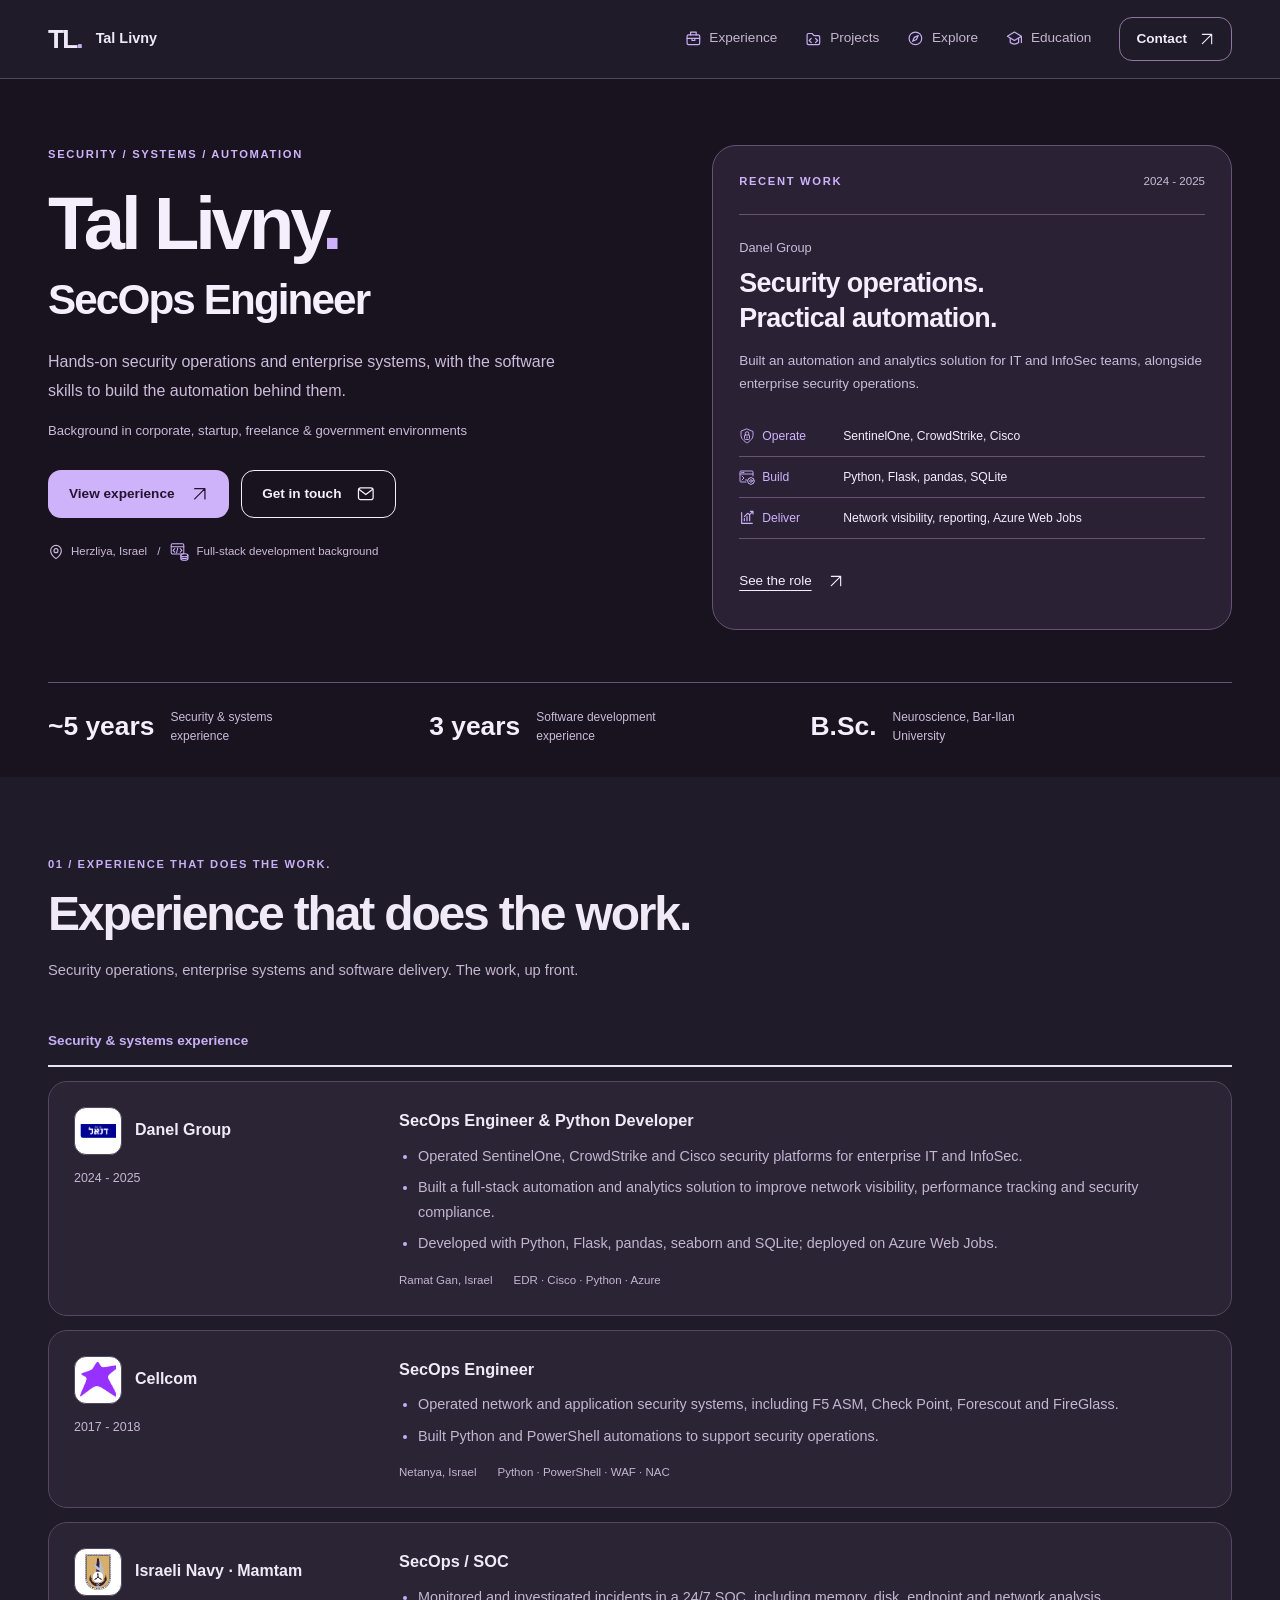
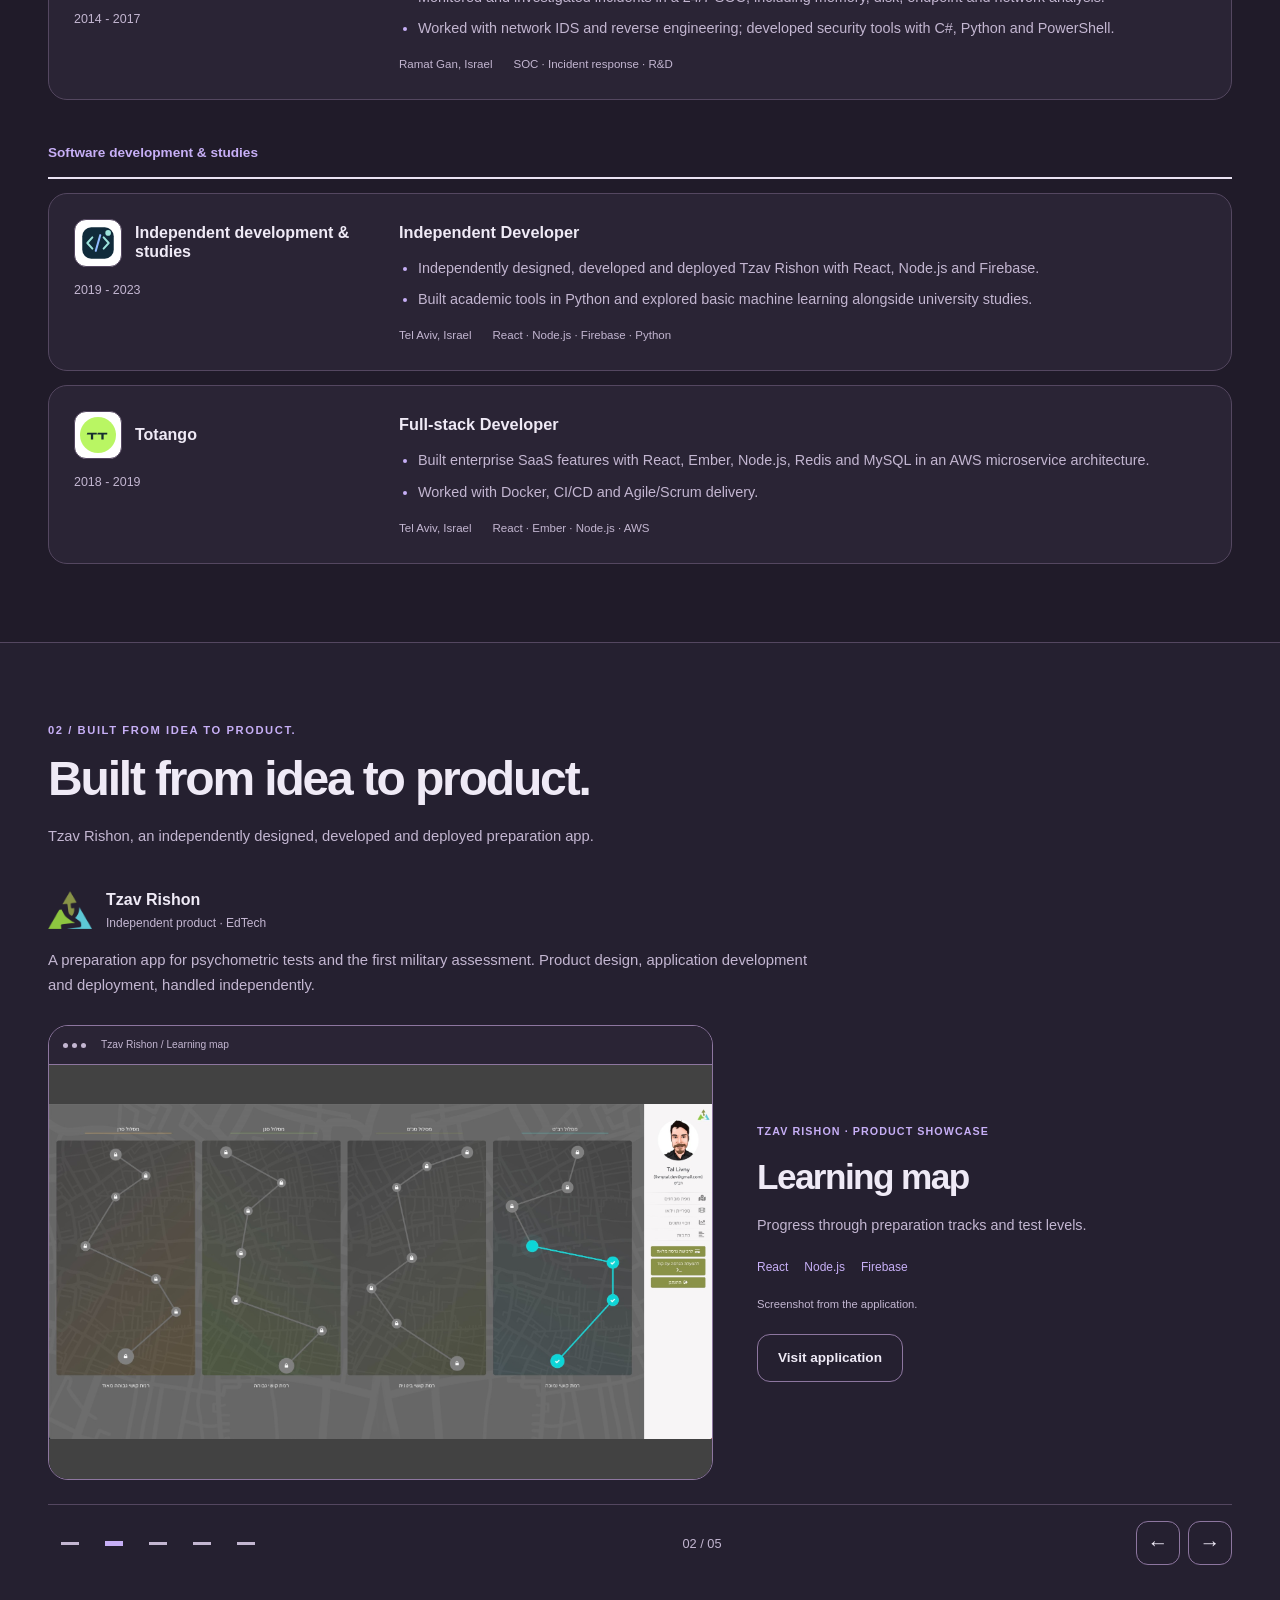
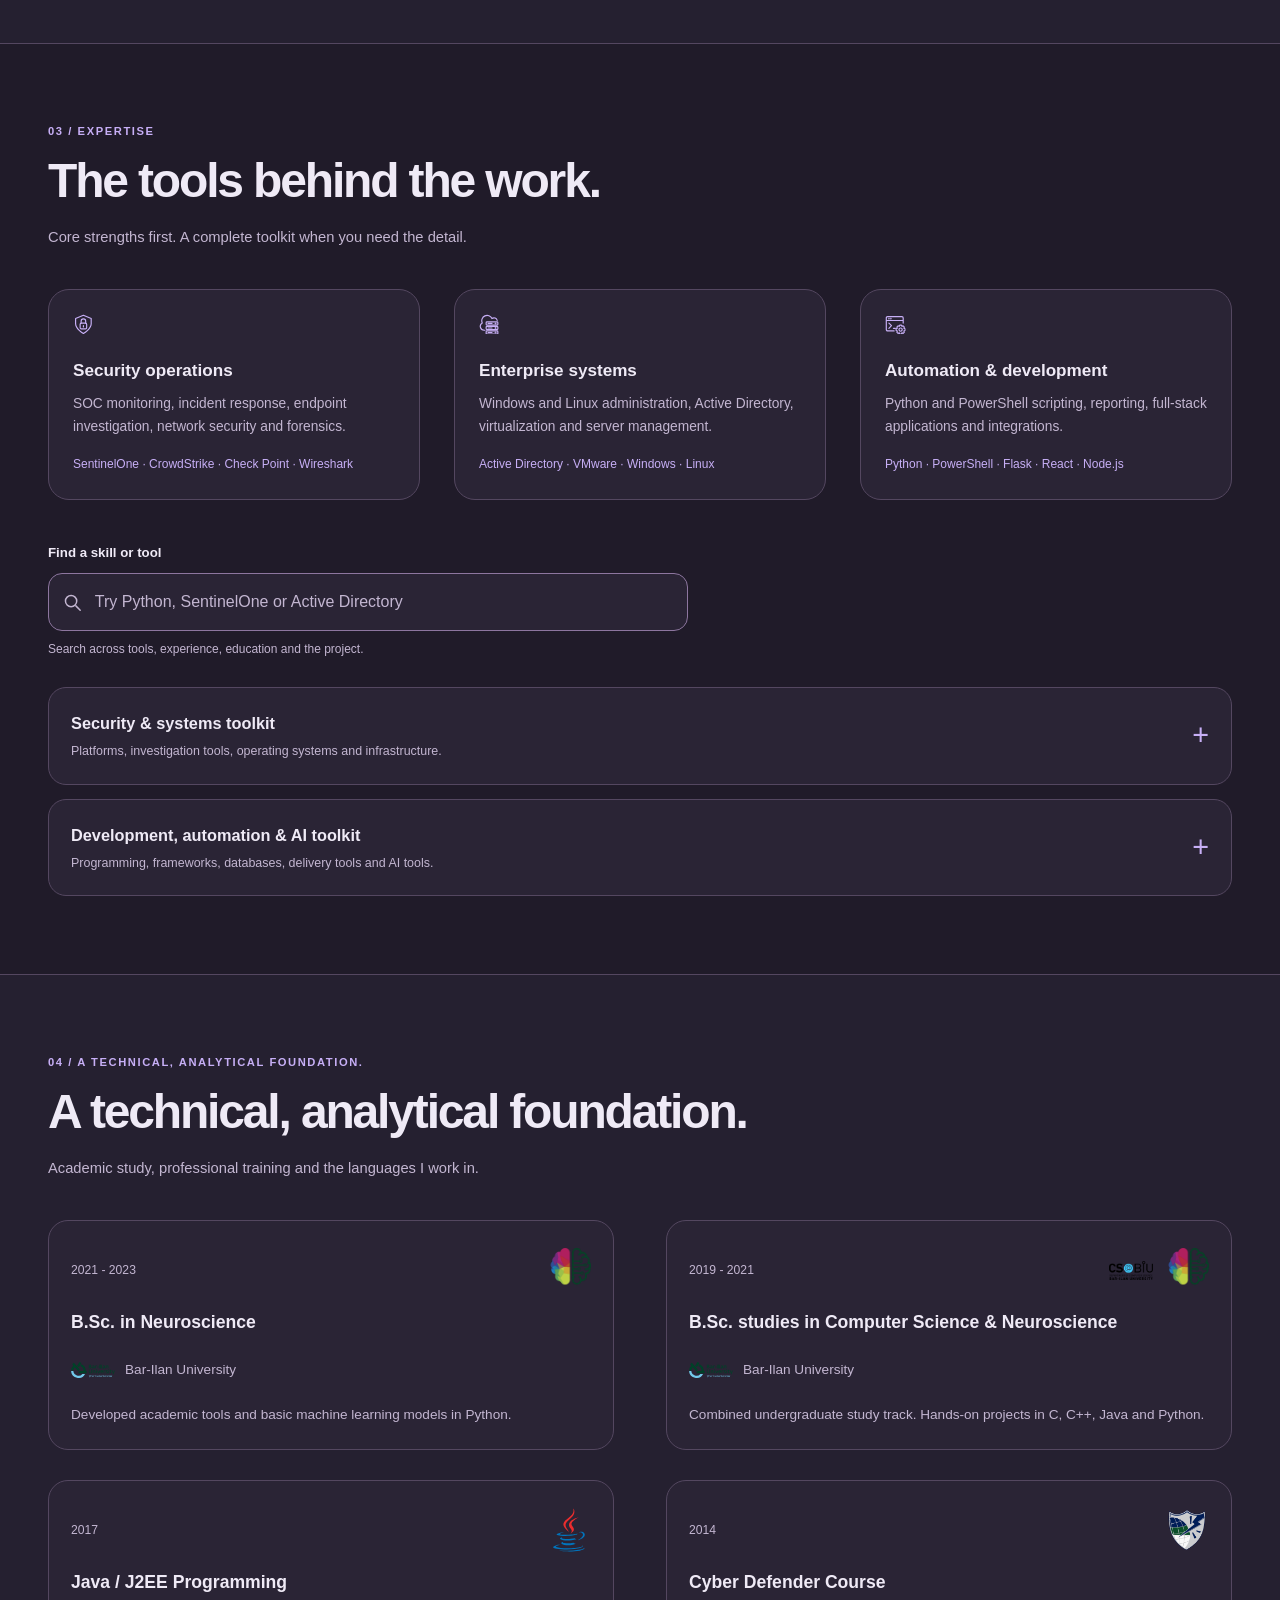
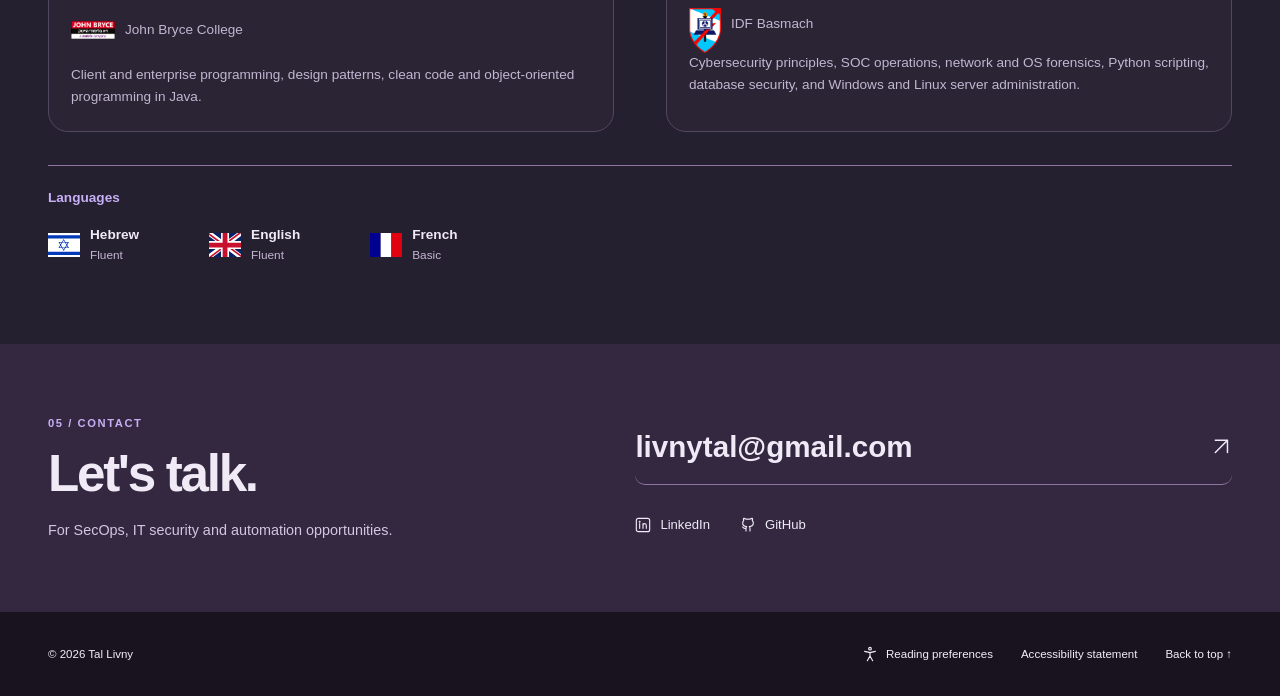
<file: index.html>
<!doctype html>
<html lang="en" dir="ltr" data-color-theme="plum"><head>
  <meta charset="utf-8">
  <meta name="viewport" content="width=device-width,initial-scale=1">
  <meta name="theme-color" content="#19131f">
  <title>Tal Livny | SecOps Engineer</title>
  <meta name="description" content="Tal Livny, SecOps Engineer in Herzliya, Israel. Enterprise security operations, incident investigation, systems and Python automation. Explore experience at Danel, Cellcom and the Israeli Navy.">
  <meta property="og:title" content="Tal Livny | SecOps Engineer">
  <meta property="og:description" content="Security operations, enterprise systems and practical automation. Experience at Danel, Cellcom and the Israeli Navy.">
  <meta property="og:type" content="website">
  <meta property="og:url" content="https://clovisirex.github.io/tal-livny-portfolio/">
  <meta name="twitter:card" content="summary">
  <link rel="canonical" href="https://clovisirex.github.io/tal-livny-portfolio/">
  <link rel="icon" href="assets/favicon.svg" type="image/svg+xml">
  <link rel="stylesheet" href="styles.css?v=review-22">
  <script src="accessibility.js?v=review-22" defer=""></script>
  <script src="script.js?v=review-22" defer=""></script>
  <noscript><style>.menu-button{display:none}#main-nav{display:flex;position:static;flex-wrap:wrap;border:0;padding:0;gap:8px 18px}.nav-shell{flex-wrap:wrap}</style></noscript>
</head>
<body>
<svg class="svg-defs" xmlns="http://www.w3.org/2000/svg" aria-hidden="true"><defs><symbol id="i-code" viewBox="0 0 32 32"><g fill="none" stroke="currentColor" stroke-width="1.8" stroke-linecap="round" stroke-linejoin="round"><path d="M14 26H4a2 2 0 0 1-2-2V6a2 2 0 0 1 2-2h22a2 2 0 0 1 2 2v8M2 10h26m-22 4 4 4-4 4m7 0h3"></path><circle cx="6" cy="7" r=".4"></circle><circle cx="9" cy="7" r=".4"></circle><path d="M28.989 21.934L30.876 22.688L30.876 25.312L28.989 26.066L28.989 26.066L29.790 27.935L27.935 29.790L26.066 28.989L26.066 28.989L25.312 30.876L22.688 30.876L21.934 28.989L21.934 28.989L20.065 29.790L18.210 27.935L19.011 26.066L19.011 26.066L17.124 25.312L17.124 22.688L19.011 21.934L19.011 21.934L18.210 20.065L20.065 18.210L21.934 19.011L21.934 19.011L22.688 17.124L25.312 17.124L26.066 19.011L26.066 19.011L27.935 18.210L29.790 20.065L28.989 21.934Z"></path><circle cx="24" cy="24" r="2.5"></circle></g></symbol><symbol id="i-shield" viewBox="0 0 32 32"><g fill="none" stroke="currentColor" stroke-width="1.8" stroke-linecap="round" stroke-linejoin="round"><path d="m16 2 12 5v8c0 8-12 15-12 15S4 23 4 15V7Z"></path><rect x="11" y="14" width="10" height="9" rx="1.8"></rect><path d="M12.5 14v-3a3.5 3.5 0 0 1 7 0v3M16 18v2"></path></g></symbol><symbol id="i-cloud" viewBox="0 0 24 24"><path d="M7 18h11a4 4 0 0 0 .7-7.9A7 7 0 0 0 5.2 8.5 5 5 0 0 0 7 18Z"></path></symbol><symbol id="i-arrow" viewBox="0 0 24 24"><path d="M5 19 19 5M5 5h14v14"></path></symbol><symbol id="i-down" viewBox="0 0 24 24"><path d="M12 3v12m-5-5 5 5 5-5M4 17v4h16v-4"></path></symbol><symbol id="i-mail" viewBox="0 0 24 24"><rect x="2" y="4" width="20" height="16" rx="3"></rect><path d="m3 6 9 7 9-7"></path></symbol><symbol id="i-pin" viewBox="0 0 24 24"><path d="M20 10c0 6-8 12-8 12S4 16 4 10a8 8 0 1 1 16 0Z"></path><circle cx="12" cy="10" r="3"></circle></symbol><symbol id="i-github" viewBox="0 0 24 24"><path d="M9 21v-4c-3 .8-4-1-5-2m11 6v-4c0-1-.3-2-1-2.5 4-.5 6-2 6-5.5 0-1.5-.5-2.7-1.5-3.7.4-1 .4-2.3 0-3.3-1.4-.1-3 .8-4 1.4a11 11 0 0 0-5 0C8.5 2.8 7 1.9 5.5 2c-.4 1-.4 2.3 0 3.3C4.5 6.3 4 7.5 4 9c0 3.5 2 5 6 5.5-.7.5-1 1.5-1 2.5"></path></symbol><symbol id="i-linkedin" viewBox="0 0 24 24"><rect x="2" y="2" width="20" height="20" rx="3"></rect><path d="M7 10v7m5 0v-7m0 3c0-4 5-4 5 0v4"></path><circle cx="7" cy="7" r=".6"></circle></symbol><symbol id="i-brain" viewBox="0 0 24 24"><path d="M12 5c-2-4-7-2-7 1-4 1-4 6-1 8-2 3 0 6 3 6 1 3 5 2 5-1V5Zm0 0c2-4 7-2 7 1 4 1 4 6 1 8 2 3 0 6-3 6-1 3-5 2-5-1M6 9l3 2m-5 3 4 1m10-6-3 2m5 3-4 1"></path></symbol><symbol id="i-plus" viewBox="0 0 24 24"><path d="M12 5v14M5 12h14"></path></symbol><symbol id="i-work" viewBox="0 0 24 24"><rect x="3" y="7" width="18" height="14" rx="2"></rect><path d="M8 7V3h8v4M3 12h18M10 12v3h4v-3"></path></symbol><symbol id="i-school" viewBox="0 0 24 24"><path d="m2 9 10-6 10 6-10 6-10-6Zm4 3v6c4 3 8 3 12 0v-6M22 9v9"></path></symbol><symbol id="i-server" viewBox="0 0 32 32"><g fill="none" stroke="currentColor" stroke-width="1.8" stroke-linecap="round" stroke-linejoin="round"><path d="M9 25H8a6 6 0 0 1-3-11.2A8 8 0 0 1 20 7a5 5 0 0 1 8 3"></path><rect x="11" y="12" width="18" height="5" rx="1.3"></rect><rect x="11" y="19" width="18" height="5" rx="1.3"></rect><rect x="11" y="26" width="18" height="5" rx="1.3"></rect><path d="M14 14.5h6M14 21.5h6M14 28.5h6"></path><circle cx="25.5" cy="14.5" r=".6"></circle><circle cx="25.5" cy="21.5" r=".6"></circle><circle cx="25.5" cy="28.5" r=".6"></circle></g></symbol><symbol id="i-layers" viewBox="0 0 24 24"><g fill="none" stroke="currentColor" stroke-width="1.6" stroke-linecap="round" stroke-linejoin="round"><path d="m12 3 10 5-10 5L2 8l10-5ZM2 12l10 5 10-5M2 16l10 5 10-5"></path></g></symbol><symbol id="i-language" viewBox="0 0 24 24"><g fill="none" stroke="currentColor" stroke-width="1.6" stroke-linecap="round" stroke-linejoin="round"><path d="M3 4h11M8 2v2M5 5c1 5 3 7 8 9M12 5c-1 5-3 8-8 10M13 21l4-10 4 10M15 17h4"></path></g></symbol><symbol id="i-terminal" viewBox="0 0 24 24"><g fill="none" stroke="currentColor" stroke-width="1.6" stroke-linecap="round" stroke-linejoin="round"><rect x="2.5" y="4" width="19" height="16" rx="2"></rect><path d="m6 8 4 4-4 4M13 16h5"></path></g></symbol><symbol id="i-search" viewBox="0 0 24 24"><circle cx="10.5" cy="10.5" r="6.5"></circle><path d="m16 16 5 5"></path></symbol><symbol id="i-accessibility" viewBox="0 0 24 24"><circle cx="12" cy="4" r="2"></circle><path d="M4 8l8 2 8-2M12 10v5m0 0-4 7m4-7 4 7"></path></symbol><symbol id="i-fullstack" viewBox="0 0 32 32"><rect x="2" y="3" width="21" height="17" rx="2"></rect><path d="M2 8h21m-15 3-3 3 3 3m9-6 3 3-3 3m-4-7-2 8"></path><ellipse cx="24" cy="22" rx="6" ry="2.5"></ellipse><path d="M18 22v6c0 1.4 2.7 2.5 6 2.5s6-1.1 6-2.5v-6M18 25c0 1.4 2.7 2.5 6 2.5s6-1.1 6-2.5"></path></symbol><symbol id="i-projects" viewBox="0 0 24 24"><path d="M3 7a2 2 0 0 1 2-2h5l3 3h6a2 2 0 0 1 2 2v9a2 2 0 0 1-2 2H5a2 2 0 0 1-2-2Z"></path><path d="m9 12-3 3 3 3m6-6 3 3-3 3"></path></symbol><symbol id="i-explore" viewBox="0 0 24 24"><circle cx="12" cy="12" r="9"></circle><path d="m16 8-2.5 5.5L8 16l2.5-5.5Z"></path></symbol><symbol id="i-deliver" viewBox="0 0 24 24"><path d="M4 4v16h16M8 16v-3m4 3v-6m4 6V8m-8 2 5-5 3 2 5-5M17 2h4v4"></path></symbol></defs></svg>
<a class="skip-link" href="#main">Skip to content</a>
<header class="site-header">
  <div class="container nav-shell">
    <a class="brand" href="#top" aria-label="Tal Livny, back to top"><span class="brand-mark" aria-hidden="true">TL<span>.</span></span><span class="brand-name">Tal Livny</span></a>
    <nav id="main-nav" aria-label="Main navigation">
      <a href="#experience"><svg class="icon nav-icon" aria-hidden="true" focusable="false"><use href="#i-work"></use></svg>Experience</a>
      <a href="#projects"><svg class="icon nav-icon" aria-hidden="true" focusable="false"><use href="#i-projects"></use></svg>Projects</a>
      <a href="#categories"><svg class="icon nav-icon" aria-hidden="true" focusable="false"><use href="#i-explore"></use></svg>Explore</a>
      <a href="#education"><svg class="icon nav-icon" aria-hidden="true" focusable="false"><use href="#i-school"></use></svg>Education</a>
      <a class="nav-contact" href="#contact">Contact <svg class="icon" aria-hidden="true"><use href="#i-arrow"></use></svg></a>
    </nav>
    <button id="menu-toggle" class="menu-button" type="button" aria-expanded="false" aria-controls="main-nav" aria-label="Open navigation"><span></span><span></span></button>
  </div>
</header>
<main id="main" tabindex="-1">
  <div class="hero-background" id="top">
    <section class="hero container" aria-labelledby="hero-title">
      <div class="hero-copy">
        <p class="eyebrow">SECURITY / SYSTEMS / AUTOMATION</p>
        <h1 id="hero-title">Tal Livny<span class="accent">.</span></h1>
        <p class="hero-role">SecOps Engineer</p>
        <p class="hero-description">Hands-on security operations and enterprise systems, with the software skills to build the automation behind them.</p>
        <p class="hero-background-note">Background in corporate, startup, freelance &amp; government environments</p>
        <div class="hero-buttons">
          <a class="button button-primary" href="#experience">View experience <svg class="icon" aria-hidden="true"><use href="#i-arrow"></use></svg></a>
          <a class="button button-secondary" href="#contact">Get in touch <svg class="icon" aria-hidden="true"><use href="#i-mail"></use></svg></a>
        </div>
        <p class="hero-location"><svg class="icon" aria-hidden="true"><use href="#i-pin"></use></svg>Herzliya, Israel <span class="location-divider" aria-hidden="true">/</span><span class="additional-role"><svg class="icon" aria-hidden="true" focusable="false"><use href="#i-fullstack"></use></svg><span>Full-stack development background</span></span></p>
      </div>
      <aside class="featured-work" aria-labelledby="featured-work-title">
        <div class="featured-work-top"><p class="eyebrow">RECENT WORK</p><span>2024 - 2025</span></div>
        <p class="featured-employer">Danel Group</p>
        <h2 id="featured-work-title">Security operations.<br>Practical automation.</h2>
        <p class="featured-description">Built an automation and analytics solution for IT and InfoSec teams, alongside enterprise security operations.</p>
        <dl class="featured-evidence">
          <div><dt><svg class="icon" aria-hidden="true" focusable="false"><use href="#i-shield"></use></svg>Operate</dt><dd>SentinelOne, CrowdStrike, Cisco</dd></div>
          <div><dt><svg class="icon" aria-hidden="true" focusable="false"><use href="#i-code"></use></svg>Build</dt><dd>Python, Flask, pandas, SQLite</dd></div>
          <div><dt><svg class="icon" aria-hidden="true" focusable="false"><use href="#i-deliver"></use></svg>Deliver</dt><dd>Network visibility, reporting, Azure Web Jobs</dd></div>
        </dl>
        <a href="#danel" class="text-link">See the role <svg class="icon" aria-hidden="true"><use href="#i-arrow"></use></svg></a>
      </aside>
    </section>
    <div class="container profile-facts" aria-label="Background at a glance">
      <div><strong>~5 years</strong><span>Security &amp; systems experience</span></div>
      <div><strong>3 years</strong><span>Software development experience</span></div>
      <div><strong>B.Sc.</strong><span>Neuroscience, Bar-Ilan University</span></div>
    </div>
  </div>
  <div class="container section-container" id="experience"><section class="category-panel open-section" id="panel-experience" aria-labelledby="heading-experience"><div class="section-heading"><p class="section-index">01 / EXPERIENCE THAT DOES THE WORK.</p><h2 id="heading-experience" tabindex="-1">Experience that does the work.</h2><p class="section-description">Security operations, enterprise systems and software delivery. The work, up front.</p></div><div class="timeline"><h3 class="timeline-group ">Security &amp; systems experience</h3><article class="timeline-item " id="danel"><div class="timeline-top"><div class="employer-heading"><a class="company-logo logo-link" href="https://edanel.co.il/" target="_blank" rel="noopener noreferrer" aria-label="Danel Group website (opens in a new tab)" title="Danel Group website (opens in a new tab)"><img src="assets/brands/danel.png" alt="" width="56" height="56" loading="lazy" decoding="async"></a><h4>Danel Group</h4></div><span class="date" dir="ltr">2024 - 2025</span></div><p class="role" dir="ltr">SecOps Engineer &amp; Python Developer</p><ul class="achievement-list"><li>Operated SentinelOne, CrowdStrike and Cisco security platforms for enterprise IT and InfoSec.</li><li>Built a full-stack automation and analytics solution to improve network visibility, performance tracking and security compliance.</li><li>Developed with Python, Flask, pandas, seaborn and SQLite; deployed on Azure Web Jobs.</li></ul><div class="experience-meta"><span>Ramat Gan, Israel</span><span dir="ltr">EDR · Cisco · Python · Azure</span></div></article><article class="timeline-item " id="cellcom"><div class="timeline-top"><div class="employer-heading"><a class="company-logo logo-link" href="https://cellcom.co.il/" target="_blank" rel="noopener noreferrer" aria-label="Cellcom website (opens in a new tab)" title="Cellcom website (opens in a new tab)"><img src="assets/brands/cellcom.png" alt="" width="56" height="56" loading="lazy" decoding="async"></a><h4>Cellcom</h4></div><span class="date" dir="ltr">2017 - 2018</span></div><p class="role" dir="ltr">SecOps Engineer</p><ul class="achievement-list"><li>Operated network and application security systems, including F5 ASM, Check Point, Forescout and FireGlass.</li><li>Built Python and PowerShell automations to support security operations.</li></ul><div class="experience-meta"><span>Netanya, Israel</span><span dir="ltr">Python · PowerShell · WAF · NAC</span></div></article><article class="timeline-item " id="navy"><div class="timeline-top"><div class="employer-heading"><span class="company-logo military-logo"><img src="assets/brands/mamtam.png" alt="" width="56" height="56" loading="lazy" decoding="async"></span><h4>Israeli Navy · Mamtam</h4></div><span class="date" dir="ltr">2014 - 2017</span></div><p class="role" dir="ltr">SecOps / SOC</p><ul class="achievement-list"><li>Monitored and investigated incidents in a 24/7 SOC, including memory, disk, endpoint and network analysis.</li><li>Worked with network IDS and reverse engineering; developed security tools with C#, Python and PowerShell.</li></ul><div class="experience-meta"><span>Ramat Gan, Israel</span><span dir="ltr">SOC · Incident response · R&amp;D</span></div></article><h3 class="timeline-group timeline-group-secondary ">Software development &amp; studies</h3><article class="timeline-item " id="independent"><div class="timeline-top"><div class="employer-heading"><span class="company-logo"><img src="assets/brands/independent-development.svg" alt="" width="44" height="44" loading="lazy" decoding="async"></span><h4>Independent development &amp; studies</h4></div><span class="date" dir="ltr">2019 - 2023</span></div><p class="role" dir="ltr">Independent Developer</p><ul class="achievement-list"><li>Independently designed, developed and deployed Tzav Rishon with React, Node.js and Firebase.</li><li>Built academic tools in Python and explored basic machine learning alongside university studies.</li></ul><div class="experience-meta"><span>Tel Aviv, Israel</span><span dir="ltr">React · Node.js · Firebase · Python</span></div></article><article class="timeline-item " id="totango"><div class="timeline-top"><div class="employer-heading"><a class="company-logo logo-link" href="https://www.totango.com/" target="_blank" rel="noopener noreferrer" aria-label="Totango website (opens in a new tab)" title="Totango website (opens in a new tab)"><img src="assets/brands/totango.svg" alt="" width="56" height="56" loading="lazy" decoding="async"></a><h4>Totango</h4></div><span class="date" dir="ltr">2018 - 2019</span></div><p class="role" dir="ltr">Full-stack Developer</p><ul class="achievement-list"><li>Built enterprise SaaS features with React, Ember, Node.js, Redis and MySQL in an AWS microservice architecture.</li><li>Worked with Docker, CI/CD and Agile/Scrum delivery.</li></ul><div class="experience-meta"><span>Tel Aviv, Israel</span><span dir="ltr">React · Ember · Node.js · AWS</span></div></article></div></section></div>
  <div class="project-background"><div class="container section-container" id="projects"><section class="category-panel open-section" id="panel-project" aria-labelledby="heading-project"><div class="section-heading"><p class="section-index">02 / BUILT FROM IDEA TO PRODUCT.</p><h2 id="heading-project" tabindex="-1">Built from idea to product.</h2><p class="section-description">Tzav Rishon, an independently designed, developed and deployed preparation app.</p></div><div class="project-identity"><a class="project-app-logo logo-link" href="https://app.tzav-rishon.co.il/" target="_blank" rel="noopener noreferrer" aria-label="Tzav Rishon website (opens in a new tab)" title="Tzav Rishon website (opens in a new tab)"><img src="assets/brands/tzav-logo.png" alt="" width="48" height="48" loading="lazy" decoding="async"></a><span><strong>Tzav Rishon</strong><small>Independent product · EdTech</small></span></div><p class="project-overview">A preparation app for psychometric tests and the first military assessment. Product design, application development and deployment, handled independently.</p><div class="carousel " aria-describedby="carousel-help" role="region" aria-roledescription="carousel" aria-label="Tzav Rishon application screenshots" tabindex="0"><p class="sr-only" id="carousel-help">Use the Left and Right arrow keys to change screenshots. Previous, next and screenshot selection buttons are also available.</p><p class="sr-only" id="carousel-status" role="status" aria-live="polite" aria-atomic="true"></p><div class="carousel-viewport"><div class="project-slide" id="slide-0" role="group" aria-roledescription="slide" aria-label="Sign-in screenshot, 1 of 5" hidden=""><div class="project-visual tzav-visual"><div class="browser-frame"><div class="browser-bar" dir="ltr"><span class="browser-dots"><i></i><i></i><i></i></span><span>app.tzav-rishon.co.il</span><span>↗</span></div><img src="assets/projects/tzav-rishon.jpg" width="1365" height="920" alt="Tzav Rishon application sign-in screen" loading="lazy" decoding="async"></div></div><div class="project-copy"><p class="project-category">REACT / NODE.JS / FIREBASE</p><h3>Tzav Rishon</h3><p>A preparation app for psychometric tests and the first military assessment. Independently designed, developed and deployed with React, Node.js and Firebase.</p><div class="tags" dir="ltr"><span>React</span><span>Node.js</span><span>Firebase</span></div><p class="image-caption">Screenshot from the application: sign-in screen.</p><a class="button button-secondary" href="https://app.tzav-rishon.co.il" target="_blank" rel="noopener noreferrer"><span>Visit application</span><svg class="icon " aria-hidden="true"><use href="#i-arrow"></use></svg><span class="sr-only"> (opens in a new tab)</span></a></div></div><div class="project-slide" id="slide-1" role="group" aria-roledescription="slide" aria-label="Learning map screenshot, 2 of 5"><div class="project-visual tzav-visual"><div class="browser-frame"><div class="browser-bar" dir="ltr"><span class="browser-dots"><i></i><i></i><i></i></span><span>Tzav Rishon / Learning map</span></div><img src="assets/projects/tzav-learning-map.jpg" width="2048" height="1035" alt="Tzav Rishon: learning map" loading="lazy" decoding="async"></div></div><div class="project-copy"><p class="project-category">TZAV RISHON · PRODUCT SHOWCASE</p><h3>Learning map</h3><p>Progress through preparation tracks and test levels.</p><div class="tags" dir="ltr"><span>React</span><span>Node.js</span><span>Firebase</span></div><p class="image-caption">Screenshot from the application.</p><a class="button button-secondary" href="https://app.tzav-rishon.co.il" target="_blank" rel="noopener noreferrer">Visit application<span class="sr-only"> (opens in a new tab)</span></a></div></div><div class="project-slide" id="slide-2" role="group" aria-roledescription="slide" aria-label="Test results screenshot, 3 of 5" hidden=""><div class="project-visual tzav-visual"><div class="browser-frame"><div class="browser-bar" dir="ltr"><span class="browser-dots"><i></i><i></i><i></i></span><span>Tzav Rishon / Test results</span></div><img src="assets/projects/tzav-test-results.jpg" width="2048" height="1150" alt="Tzav Rishon: test results" loading="lazy" decoding="async"></div></div><div class="project-copy"><p class="project-category">TZAV RISHON · PRODUCT SHOWCASE</p><h3>Test results</h3><p>A test summary with score, elapsed time and correct answers.</p><div class="tags" dir="ltr"><span>React</span><span>Node.js</span><span>Firebase</span></div><p class="image-caption">Screenshot from the application.</p><a class="button button-secondary" href="https://app.tzav-rishon.co.il" target="_blank" rel="noopener noreferrer">Visit application<span class="sr-only"> (opens in a new tab)</span></a></div></div><div class="project-slide" id="slide-3" role="group" aria-roledescription="slide" aria-label="Answer review screenshot, 4 of 5" hidden=""><div class="project-visual tzav-visual"><div class="browser-frame"><div class="browser-bar" dir="ltr"><span class="browser-dots"><i></i><i></i><i></i></span><span>Tzav Rishon / Answer review</span></div><img src="assets/projects/tzav-answer-review.jpg" width="2048" height="899" alt="Tzav Rishon: answer review" loading="lazy" decoding="async"></div></div><div class="project-copy"><p class="project-category">TZAV RISHON · PRODUCT SHOWCASE</p><h3>Answer review</h3><p>Review correct and incorrect answers after completing a test.</p><div class="tags" dir="ltr"><span>React</span><span>Node.js</span><span>Firebase</span></div><p class="image-caption">Screenshot from the application.</p><a class="button button-secondary" href="https://app.tzav-rishon.co.il" target="_blank" rel="noopener noreferrer">Visit application<span class="sr-only"> (opens in a new tab)</span></a></div></div><div class="project-slide" id="slide-4" role="group" aria-roledescription="slide" aria-label="Answer explanations screenshot, 5 of 5" hidden=""><div class="project-visual tzav-visual"><div class="browser-frame"><div class="browser-bar" dir="ltr"><span class="browser-dots"><i></i><i></i><i></i></span><span>Tzav Rishon / Answer explanations</span></div><img src="assets/projects/tzav-answer-detail.jpg" width="1598" height="1470" alt="Tzav Rishon: answer explanations" loading="lazy" decoding="async"></div></div><div class="project-copy"><p class="project-category">TZAV RISHON · PRODUCT SHOWCASE</p><h3>Answer explanations</h3><p>A detailed answer review with the selected response and explanation.</p><div class="tags" dir="ltr"><span>React</span><span>Node.js</span><span>Firebase</span></div><p class="image-caption">Screenshot from the application.</p><a class="button button-secondary" href="https://app.tzav-rishon.co.il" target="_blank" rel="noopener noreferrer">Visit application<span class="sr-only"> (opens in a new tab)</span></a></div></div></div><div class="carousel-controls"><div class="carousel-dots"><button type="button" data-slide="0" aria-label="Tzav Rishon: Sign-in" aria-pressed="false" aria-controls="slide-0"><span></span></button><button type="button" data-slide="1" aria-label="Tzav Rishon: Learning map" aria-pressed="true" aria-controls="slide-1"><span></span></button><button type="button" data-slide="2" aria-label="Tzav Rishon: Test results" aria-pressed="false" aria-controls="slide-2"><span></span></button><button type="button" data-slide="3" aria-label="Tzav Rishon: Answer review" aria-pressed="false" aria-controls="slide-3"><span></span></button><button type="button" data-slide="4" aria-label="Tzav Rishon: Answer explanations" aria-pressed="false" aria-controls="slide-4"><span></span></button></div><p class="carousel-counter" dir="ltr" aria-label="Screenshot position"><span id="slide-number">02</span><span class="muted"> / 05</span></p><div class="carousel-arrows" dir="ltr"><button id="previous-project" type="button" aria-label="Previous screenshot">←</button><button id="next-project" type="button" aria-label="Next screenshot">→</button></div></div></div></section></div></div>
  <section class="container section-container expertise-section" id="categories" aria-labelledby="expertise-title">
    <div class="section-heading"><p class="section-index">03 / EXPERTISE</p><h2 id="expertise-title" tabindex="-1">The tools behind the work.</h2><p class="section-description">Core strengths first. A complete toolkit when you need the detail.</p></div>
    <div class="capability-overview">
      <article><span class="capability-icon"><svg class="icon" aria-hidden="true"><use href="#i-shield"></use></svg></span><h3>Security operations</h3><p>SOC monitoring, incident response, endpoint investigation, network security and forensics.</p><p class="capability-examples">SentinelOne · CrowdStrike · Check Point · Wireshark</p></article>
      <article><span class="capability-icon"><svg class="icon" aria-hidden="true"><use href="#i-server"></use></svg></span><h3>Enterprise systems</h3><p>Windows and Linux administration, Active Directory, virtualization and server management.</p><p class="capability-examples">Active Directory · VMware · Windows · Linux</p></article>
      <article><span class="capability-icon"><svg class="icon" aria-hidden="true"><use href="#i-code"></use></svg></span><h3>Automation &amp; development</h3><p>Python and PowerShell scripting, reporting, full-stack applications and integrations.</p><p class="capability-examples">Python · PowerShell · Flask · React · Node.js</p></article>
    </div>
    <div class="expertise-search" role="search" aria-label="Search expertise"><label for="expertise-query">Find a skill or tool</label><div class="search-input-shell"><svg class="icon" aria-hidden="true"><use href="#i-search"></use></svg><input id="expertise-query" type="search" placeholder="Try Python, SentinelOne or Active Directory" role="combobox" aria-autocomplete="list" aria-expanded="false" aria-controls="expertise-results" aria-describedby="search-hint" autocomplete="off" spellcheck="false"><button class="search-clear" id="search-clear" type="button" aria-label="Clear search" hidden=""><svg class="icon" aria-hidden="true"><use href="#i-plus"></use></svg></button></div><div class="search-suggestions" id="search-suggestions" hidden=""><ul id="expertise-results" role="listbox" aria-label="Matching expertise"></ul><p class="search-empty" id="search-empty" hidden="">No matching keywords. Try a technology, tool or field.</p><div class="search-dropdown-note" aria-hidden="true">Select a result to explore <span>↑ ↓ &nbsp; Enter</span></div></div><p class="search-hint" id="search-hint">Search across tools, experience, education and the project.</p><span class="search-announcement" id="search-announcement" role="status" aria-live="polite" aria-atomic="true"></span></div>
    <div class="toolbox-list"><details id="panel-security" class="category-panel tool-details" data-toolbox="security"><summary><span><span class="tool-summary-title" id="heading-security">Security &amp; systems toolkit</span><span class="tool-summary-note">Platforms, investigation tools, operating systems and infrastructure.</span></span><span class="summary-plus" aria-hidden="true">+</span></summary><div class="tool-details-content"><div class="capability-list"><span>SOC &amp; SIEM</span><span>Network &amp; endpoint forensics</span><span>Reverse engineering</span><span>Compliance &amp; policy enforcement</span><span>Windows &amp; Linux administration</span></div><section class="tech-group"><h3>Security platforms</h3><ul class="tech-grid"><li class="tech-item"><a class="tech-logo-well logo-link" href="https://www.sentinelone.com/" target="_blank" rel="noopener noreferrer" aria-label="SentinelOne EDR website (opens in a new tab)" title="SentinelOne EDR website (opens in a new tab)"><img class="brand-logo" src="assets/brands/sentinelone.svg" alt="" width="32" height="32" loading="lazy" decoding="async"></a><span>SentinelOne EDR</span></li><li class="tech-item"><a class="tech-logo-well logo-link" href="https://www.crowdstrike.com/" target="_blank" rel="noopener noreferrer" aria-label="CrowdStrike Falcon website (opens in a new tab)" title="CrowdStrike Falcon website (opens in a new tab)"><img class="brand-logo" src="assets/brands/crowdstrike.svg" alt="" width="32" height="32" loading="lazy" decoding="async"></a><span>CrowdStrike Falcon</span></li><li class="tech-item"><a class="tech-logo-well logo-link" href="https://www.checkpoint.com/" target="_blank" rel="noopener noreferrer" aria-label="Check Point Firewall website (opens in a new tab)" title="Check Point Firewall website (opens in a new tab)"><img class="brand-logo" src="assets/brands/checkpoint.svg" alt="" width="32" height="32" loading="lazy" decoding="async"></a><span>Check Point Firewall</span></li><li class="tech-item"><a class="tech-logo-well logo-link" href="https://www.f5.com/security" target="_blank" rel="noopener noreferrer" aria-label="F5 ASM / WAF website (opens in a new tab)" title="F5 ASM / WAF website (opens in a new tab)"><svg class="tech-logo" aria-hidden="true"><use href="assets/tech-logos.svg?v=logos-6#icon-f5"></use></svg></a><span>F5 ASM / WAF</span></li><li class="tech-item"><a class="tech-logo-well logo-link" href="https://www.forescout.com/solutions/network-access-control/" target="_blank" rel="noopener noreferrer" aria-label="Forescout NAC website (opens in a new tab)" title="Forescout NAC website (opens in a new tab)"><img class="brand-logo" src="assets/brands/forescout.svg" alt="" width="32" height="32" loading="lazy" decoding="async"></a><span>Forescout NAC</span></li><li class="tech-item"><a class="tech-logo-well wordmark-logo logo-link" href="https://www.portnox.com/" target="_blank" rel="noopener noreferrer" aria-label="Portnox NAC website (opens in a new tab)" title="Portnox NAC website (opens in a new tab)"><img class="brand-logo" src="assets/brands/portnox.svg" alt="" width="32" height="32" loading="lazy" decoding="async"></a><span>Portnox NAC</span></li><li class="tech-item"><a class="tech-logo-well logo-link" href="https://duo.com/" target="_blank" rel="noopener noreferrer" aria-label="Cisco DUO website (opens in a new tab)" title="Cisco DUO website (opens in a new tab)"><svg class="tech-logo" aria-hidden="true"><use href="assets/tech-logos.svg?v=logos-6#icon-cisco"></use></svg></a><span>Cisco DUO</span></li><li class="tech-item"><a class="tech-logo-well logo-link" href="https://umbrella.cisco.com/" target="_blank" rel="noopener noreferrer" aria-label="Cisco Umbrella website (opens in a new tab)" title="Cisco Umbrella website (opens in a new tab)"><svg class="tech-logo" aria-hidden="true"><use href="assets/tech-logos.svg?v=logos-6#icon-cisco"></use></svg></a><span>Cisco Umbrella</span></li><li class="tech-item"><a class="tech-logo-well logo-link" href="https://www.cisco.com/site/us/en/products/security/secure-email/index.html" target="_blank" rel="noopener noreferrer" aria-label="Cisco IronPort website (opens in a new tab)" title="Cisco IronPort website (opens in a new tab)"><svg class="tech-logo" aria-hidden="true"><use href="assets/tech-logos.svg?v=logos-6#icon-cisco"></use></svg></a><span>Cisco IronPort</span></li><li class="tech-item"><a class="tech-logo-well logo-link" href="https://www.trellix.com/products/epo/" target="_blank" rel="noopener noreferrer" aria-label="McAfee ePO website (opens in a new tab)" title="McAfee ePO website (opens in a new tab)"><svg class="tech-logo" aria-hidden="true"><use href="assets/tech-logos.svg?v=logos-6#icon-mcafee"></use></svg></a><span>McAfee ePO</span></li><li class="tech-item"><a class="tech-logo-well logo-link" href="https://www.symantec.com/" target="_blank" rel="noopener noreferrer" aria-label="Symantec SSIM website (opens in a new tab)" title="Symantec SSIM website (opens in a new tab)"><svg class="tech-logo" aria-hidden="true"><use href="assets/tech-logos.svg?v=logos-6#icon-symantec"></use></svg></a><span>Symantec SSIM</span></li><li class="tech-item"><a class="tech-logo-well logo-link" href="https://www.symantec.com/" target="_blank" rel="noopener noreferrer" aria-label="FireGlass / Symantec website (opens in a new tab)" title="FireGlass / Symantec website (opens in a new tab)"><svg class="tech-logo" aria-hidden="true"><use href="assets/tech-logos.svg?v=logos-6#icon-symantec"></use></svg></a><span>FireGlass / Symantec</span></li><li class="tech-item"><a class="tech-logo-well generic-logo logo-link" href="https://learn.microsoft.com/en-us/exchange/mail-flow/mail-flow" target="_blank" rel="noopener noreferrer" aria-label="Mail Gateway website (opens in a new tab)" title="Mail Gateway website (opens in a new tab)"><svg class="icon" aria-hidden="true"><use href="#i-mail"></use></svg></a><span>Mail Gateway</span></li></ul></section><div class="military-toolkit"><div class="toolkit-context"><span class="profile-tag">Military experience</span><p>Investigation and analysis tools used during service, 2014 - 2017.</p></div><section class="tech-group"><h3>Memory, disk &amp; endpoint investigation</h3><ul class="tech-grid"><li class="tech-item"><a class="tech-logo-well wordmark-logo logo-link" href="https://volatilityfoundation.org/" target="_blank" rel="noopener noreferrer" aria-label="Volatility website (opens in a new tab)" title="Volatility website (opens in a new tab)"><img class="brand-logo" src="assets/brands/volatility.png" alt="" width="32" height="32" loading="lazy" decoding="async"></a><span>Volatility</span></li><li class="tech-item"><a class="tech-logo-well logo-link" href="https://www.exterro.com/digital-forensics-software/ftk-imager" target="_blank" rel="noopener noreferrer" aria-label="FTK Imager website (opens in a new tab)" title="FTK Imager website (opens in a new tab)"><img class="brand-logo" src="assets/brands/ftk.png" alt="" width="32" height="32" loading="lazy" decoding="async"></a><span>FTK Imager</span></li><li class="tech-item"><a class="tech-logo-well wordmark-logo logo-link" href="https://www.autopsy.com/" target="_blank" rel="noopener noreferrer" aria-label="Autopsy website (opens in a new tab)" title="Autopsy website (opens in a new tab)"><img class="brand-logo" src="assets/brands/autopsy.svg" alt="" width="32" height="32" loading="lazy" decoding="async"></a><span>Autopsy</span></li><li class="tech-item" data-search-label="Sysinternals Suite"><a class="tech-logo-well logo-link" href="https://learn.microsoft.com/en-us/sysinternals/downloads/sysinternals-suite" target="_blank" rel="noopener noreferrer" aria-label="Sysinternals Suite website (opens in a new tab)" title="Sysinternals Suite website (opens in a new tab)"><svg class="tech-logo" aria-hidden="true"><use href="assets/tech-logos.svg?v=logos-6#icon-windows11"></use></svg></a><span><span>Sysinternals Suite</span><small class="tool-components">Process Monitor · Process Explorer · Autoruns</small></span></li><li class="tech-item"><a class="tech-logo-well logo-link" href="https://learn.microsoft.com/en-us/shows/inside/event-viewer" target="_blank" rel="noopener noreferrer" aria-label="Windows Event Viewer website (opens in a new tab)" title="Windows Event Viewer website (opens in a new tab)"><svg class="tech-logo" aria-hidden="true"><use href="assets/tech-logos.svg?v=logos-6#icon-windows11"></use></svg></a><span>Windows Event Viewer</span></li></ul></section><section class="tech-group"><h3>Network analysis &amp; IDS</h3><ul class="tech-grid"><li class="tech-item"><a class="tech-logo-well logo-link" href="https://www.wireshark.org/" target="_blank" rel="noopener noreferrer" aria-label="Wireshark website (opens in a new tab)" title="Wireshark website (opens in a new tab)"><img class="brand-logo" src="assets/brands/wireshark.svg" alt="" width="32" height="32" loading="lazy" decoding="async"></a><span>Wireshark</span></li><li class="tech-item"><a class="tech-logo-well logo-link" href="https://www.snort.org/" target="_blank" rel="noopener noreferrer" aria-label="Snort website (opens in a new tab)" title="Snort website (opens in a new tab)"><img class="brand-logo" src="assets/brands/snort.svg" alt="" width="32" height="32" loading="lazy" decoding="async"></a><span>Snort</span></li><li class="tech-item"><a class="tech-logo-well logo-link" href="https://suricata.io/" target="_blank" rel="noopener noreferrer" aria-label="Suricata website (opens in a new tab)" title="Suricata website (opens in a new tab)"><img class="brand-logo" src="assets/brands/suricata.png" alt="" width="32" height="32" loading="lazy" decoding="async"></a><span>Suricata</span></li></ul></section><section class="tech-group"><h3>Reverse engineering &amp; file analysis</h3><ul class="tech-grid"><li class="tech-item"><a class="tech-logo-well logo-link" href="https://hex-rays.com/" target="_blank" rel="noopener noreferrer" aria-label="IDA website (opens in a new tab)" title="IDA website (opens in a new tab)"><img class="brand-logo" src="assets/brands/ida.png" alt="" width="32" height="32" loading="lazy" decoding="async"></a><span>IDA</span></li><li class="tech-item"><a class="tech-logo-well logo-link" href="https://www.ollydbg.de/" target="_blank" rel="noopener noreferrer" aria-label="OllyDbg website (opens in a new tab)" title="OllyDbg website (opens in a new tab)"><img class="brand-logo" src="assets/brands/ollydbg.png" alt="" width="32" height="32" loading="lazy" decoding="async"></a><span>OllyDbg</span></li><li class="tech-item"><a class="tech-logo-well generic-logo logo-link" href="https://learn.microsoft.com/en-us/sysinternals/downloads/strings" target="_blank" rel="noopener noreferrer" aria-label="strings website (opens in a new tab)" title="strings website (opens in a new tab)"><svg class="icon" aria-hidden="true"><use href="#i-terminal"></use></svg></a><span>strings</span></li></ul></section></div><section class="tech-group"><h3>Systems administration</h3><ul class="tech-grid"><li class="tech-item"><a class="tech-logo-well logo-link" href="https://learn.microsoft.com/en-us/windows-server/identity/ad-ds/active-directory-domain-services" target="_blank" rel="noopener noreferrer" aria-label="Active Directory website (opens in a new tab)" title="Active Directory website (opens in a new tab)"><svg class="tech-logo" aria-hidden="true"><use href="assets/tech-logos.svg?v=logos-6#icon-windows11"></use></svg></a><span>Active Directory</span></li><li class="tech-item"><a class="tech-logo-well logo-link" href="https://www.vmware.com/" target="_blank" rel="noopener noreferrer" aria-label="VMware website (opens in a new tab)" title="VMware website (opens in a new tab)"><img class="brand-logo" src="assets/brands/vmware.svg" alt="" width="32" height="32" loading="lazy" decoding="async"></a><span>VMware</span></li><li class="tech-item"><a class="tech-logo-well generic-logo logo-link" href="https://www.vmware.com/topics/virtualization" target="_blank" rel="noopener noreferrer" aria-label="Virtualization website (opens in a new tab)" title="Virtualization website (opens in a new tab)"><svg class="icon" aria-hidden="true"><use href="#i-layers"></use></svg></a><span>Virtualization</span></li><li class="tech-item"><a class="tech-logo-well generic-logo logo-link" href="https://learn.microsoft.com/en-us/windows-server/" target="_blank" rel="noopener noreferrer" aria-label="Server administration website (opens in a new tab)" title="Server administration website (opens in a new tab)"><svg class="icon" aria-hidden="true"><use href="#i-server"></use></svg></a><span>Server administration</span></li></ul></section><section class="tech-group"><h3>Cloud &amp; infrastructure</h3><ul class="tech-grid"><li class="tech-item"><a class="tech-logo-well logo-link" href="https://aws.amazon.com/" target="_blank" rel="noopener noreferrer" aria-label="AWS website (opens in a new tab)" title="AWS website (opens in a new tab)"><svg class="tech-logo" aria-hidden="true"><use href="assets/tech-logos.svg?v=logos-6#icon-amazonwebservices"></use></svg></a><span>AWS</span></li><li class="tech-item"><a class="tech-logo-well logo-link" href="https://azure.microsoft.com/" target="_blank" rel="noopener noreferrer" aria-label="Azure website (opens in a new tab)" title="Azure website (opens in a new tab)"><svg class="tech-logo" aria-hidden="true"><use href="assets/tech-logos.svg?v=logos-6#icon-azure"></use></svg></a><span>Azure</span></li><li class="tech-item"><a class="tech-logo-well logo-link" href="https://cloud.google.com/" target="_blank" rel="noopener noreferrer" aria-label="Google Cloud website (opens in a new tab)" title="Google Cloud website (opens in a new tab)"><svg class="tech-logo" aria-hidden="true"><use href="assets/tech-logos.svg?v=logos-6#icon-googlecloud"></use></svg></a><span>Google Cloud</span></li><li class="tech-item"><a class="tech-logo-well logo-link" href="https://firebase.google.com/" target="_blank" rel="noopener noreferrer" aria-label="Firebase website (opens in a new tab)" title="Firebase website (opens in a new tab)"><svg class="tech-logo" aria-hidden="true"><use href="assets/tech-logos.svg?v=logos-6#icon-firebase"></use></svg></a><span>Firebase</span></li></ul></section><section class="tech-group"><h3>Operating systems</h3><ul class="tech-grid"><li class="tech-item"><a class="tech-logo-well logo-link" href="https://www.microsoft.com/windows/" target="_blank" rel="noopener noreferrer" aria-label="Windows - endpoint &amp; server website (opens in a new tab)" title="Windows - endpoint &amp; server website (opens in a new tab)"><svg class="tech-logo" aria-hidden="true"><use href="assets/tech-logos.svg?v=logos-6#icon-windows11"></use></svg></a><span>Windows - endpoint &amp; server</span></li><li class="tech-item"><a class="tech-logo-well logo-link" href="https://www.kernel.org/" target="_blank" rel="noopener noreferrer" aria-label="Linux website (opens in a new tab)" title="Linux website (opens in a new tab)"><svg class="tech-logo" aria-hidden="true"><use href="assets/tech-logos.svg?v=logos-6#icon-linux"></use></svg></a><span>Linux</span></li><li class="tech-item"><a class="tech-logo-well logo-link" href="https://www.kali.org/" target="_blank" rel="noopener noreferrer" aria-label="Kali Linux website (opens in a new tab)" title="Kali Linux website (opens in a new tab)"><img class="brand-logo" src="assets/brands/kali.svg" alt="" width="32" height="32" loading="lazy" decoding="async"></a><span>Kali Linux</span></li><li class="tech-item"><a class="tech-logo-well logo-link" href="https://ubuntu.com/" target="_blank" rel="noopener noreferrer" aria-label="Ubuntu website (opens in a new tab)" title="Ubuntu website (opens in a new tab)"><svg class="tech-logo" aria-hidden="true"><use href="assets/tech-logos.svg?v=logos-6#icon-ubuntu"></use></svg></a><span>Ubuntu</span></li><li class="tech-item"><a class="tech-logo-well logo-link" href="https://www.debian.org/" target="_blank" rel="noopener noreferrer" aria-label="Debian website (opens in a new tab)" title="Debian website (opens in a new tab)"><svg class="tech-logo" aria-hidden="true"><use href="assets/tech-logos.svg?v=logos-6#icon-debian"></use></svg></a><span>Debian</span></li><li class="tech-item"><a class="tech-logo-well logo-link" href="https://www.redhat.com/en/technologies/linux-platforms/enterprise-linux" target="_blank" rel="noopener noreferrer" aria-label="Red Hat Enterprise Linux website (opens in a new tab)" title="Red Hat Enterprise Linux website (opens in a new tab)"><svg class="tech-logo" aria-hidden="true"><use href="assets/tech-logos.svg?v=logos-6#icon-redhat"></use></svg></a><span>Red Hat Enterprise Linux</span></li><li class="tech-item"><a class="tech-logo-well logo-link" href="https://archlinux.org/" target="_blank" rel="noopener noreferrer" aria-label="Arch Linux website (opens in a new tab)" title="Arch Linux website (opens in a new tab)"><svg class="tech-logo" aria-hidden="true"><use href="assets/tech-logos.svg?v=logos-6#icon-archlinux"></use></svg></a><span>Arch Linux</span></li><li class="tech-item"><a class="tech-logo-well logo-link" href="https://www.apple.com/macos/" target="_blank" rel="noopener noreferrer" aria-label="macOS website (opens in a new tab)" title="macOS website (opens in a new tab)"><svg class="tech-logo" aria-hidden="true"><use href="assets/tech-logos.svg?v=logos-6#icon-apple"></use></svg></a><span>macOS</span></li><li class="tech-item"><a class="tech-logo-well logo-link" href="https://www.android.com/" target="_blank" rel="noopener noreferrer" aria-label="Android website (opens in a new tab)" title="Android website (opens in a new tab)"><svg class="tech-logo" aria-hidden="true"><use href="assets/tech-logos.svg?v=logos-6#icon-android"></use></svg></a><span>Android</span></li><li class="tech-item"><a class="tech-logo-well logo-link" href="https://www.apple.com/ios/" target="_blank" rel="noopener noreferrer" aria-label="iOS website (opens in a new tab)" title="iOS website (opens in a new tab)"><svg class="tech-logo" aria-hidden="true"><use href="assets/tech-logos.svg?v=logos-6#icon-apple"></use></svg></a><span>iOS</span></li></ul></section></div></details><details id="panel-development" class="category-panel tool-details" data-toolbox="development"><summary><span><span class="tool-summary-title" id="heading-development">Development, automation &amp; AI toolkit</span><span class="tool-summary-note">Programming, frameworks, databases, delivery tools and AI tools.</span></span><span class="summary-plus" aria-hidden="true">+</span></summary><div class="tool-details-content"><p class="ai-tenure"><svg class="icon" aria-hidden="true"><use href="#i-brain"></use></svg><strong>AI tools: approx. 2 years</strong><span>Regular use since 2024</span></p><section class="tech-group"><h3>AI assistants</h3><ul class="tech-grid"><li class="tech-item"><a class="tech-logo-well logo-link" href="https://chatgpt.com/" target="_blank" rel="noopener noreferrer" aria-label="ChatGPT website (opens in a new tab)" title="ChatGPT website (opens in a new tab)"><img class="brand-logo" src="assets/brands/chatgpt.svg" alt="" width="32" height="32" loading="lazy" decoding="async"></a><span>ChatGPT</span></li><li class="tech-item"><a class="tech-logo-well logo-link" href="https://claude.ai/" target="_blank" rel="noopener noreferrer" aria-label="Claude website (opens in a new tab)" title="Claude website (opens in a new tab)"><img class="brand-logo" src="assets/brands/claude.svg" alt="" width="32" height="32" loading="lazy" decoding="async"></a><span>Claude</span></li><li class="tech-item"><a class="tech-logo-well logo-link" href="https://gemini.google.com/" target="_blank" rel="noopener noreferrer" aria-label="Gemini website (opens in a new tab)" title="Gemini website (opens in a new tab)"><img class="brand-logo" src="assets/brands/gemini.svg" alt="" width="32" height="32" loading="lazy" decoding="async"></a><span>Gemini</span></li></ul></section><section class="tech-group"><h3>Generative media</h3><ul class="tech-grid"><li class="tech-item"><a class="tech-logo-well logo-link" href="https://higgsfield.ai/" target="_blank" rel="noopener noreferrer" aria-label="Higgsfield website (opens in a new tab)" title="Higgsfield website (opens in a new tab)"><img class="brand-logo" src="assets/brands/higgsfield.svg" alt="" width="32" height="32" loading="lazy" decoding="async"></a><span>Higgsfield</span></li><li class="tech-item"><a class="tech-logo-well logo-link" href="https://elevenlabs.io/" target="_blank" rel="noopener noreferrer" aria-label="ElevenLabs website (opens in a new tab)" title="ElevenLabs website (opens in a new tab)"><img class="brand-logo" src="assets/brands/elevenlabs.svg" alt="" width="32" height="32" loading="lazy" decoding="async"></a><span>ElevenLabs</span></li><li class="tech-item"><a class="tech-logo-well logo-link" href="https://www.heygen.com/" target="_blank" rel="noopener noreferrer" aria-label="HeyGen website (opens in a new tab)" title="HeyGen website (opens in a new tab)"><img class="brand-logo" src="assets/brands/heygen.png" alt="" width="32" height="32" loading="lazy" decoding="async"></a><span>HeyGen</span></li></ul></section><section class="tech-group"><h3>Programming &amp; scripting</h3><ul class="tech-grid"><li class="tech-item"><a class="tech-logo-well logo-link" href="https://www.python.org/" target="_blank" rel="noopener noreferrer" aria-label="Python website (opens in a new tab)" title="Python website (opens in a new tab)"><svg class="tech-logo" aria-hidden="true"><use href="assets/tech-logos.svg?v=logos-6#icon-python"></use></svg></a><span>Python</span></li><li class="tech-item"><a class="tech-logo-well logo-link" href="https://developer.mozilla.org/en-US/docs/Web/JavaScript" target="_blank" rel="noopener noreferrer" aria-label="JavaScript website (opens in a new tab)" title="JavaScript website (opens in a new tab)"><svg class="tech-logo" aria-hidden="true"><use href="assets/tech-logos.svg?v=logos-6#icon-javascript"></use></svg></a><span>JavaScript</span></li><li class="tech-item"><a class="tech-logo-well logo-link" href="https://www.typescriptlang.org/" target="_blank" rel="noopener noreferrer" aria-label="TypeScript website (opens in a new tab)" title="TypeScript website (opens in a new tab)"><svg class="tech-logo" aria-hidden="true"><use href="assets/tech-logos.svg?v=logos-6#icon-typescript"></use></svg></a><span>TypeScript</span></li><li class="tech-item"><a class="tech-logo-well logo-link" href="https://www.java.com/" target="_blank" rel="noopener noreferrer" aria-label="Java website (opens in a new tab)" title="Java website (opens in a new tab)"><svg class="tech-logo" aria-hidden="true"><use href="assets/tech-logos.svg?v=logos-6#icon-java"></use></svg></a><span>Java</span></li><li class="tech-item"><a class="tech-logo-well logo-link" href="https://learn.microsoft.com/en-us/dotnet/csharp/" target="_blank" rel="noopener noreferrer" aria-label="C# website (opens in a new tab)" title="C# website (opens in a new tab)"><svg class="tech-logo" aria-hidden="true"><use href="assets/tech-logos.svg?v=logos-6#icon-csharp"></use></svg></a><span>C#</span></li><li class="tech-item"><a class="tech-logo-well logo-link" href="https://learn.microsoft.com/en-us/powershell/" target="_blank" rel="noopener noreferrer" aria-label="PowerShell website (opens in a new tab)" title="PowerShell website (opens in a new tab)"><svg class="tech-logo" aria-hidden="true"><use href="assets/tech-logos.svg?v=logos-6#icon-powershell"></use></svg></a><span>PowerShell</span></li><li class="tech-item"><a class="tech-logo-well logo-link" href="https://www.gnu.org/software/bash/" target="_blank" rel="noopener noreferrer" aria-label="Bash website (opens in a new tab)" title="Bash website (opens in a new tab)"><svg class="tech-logo" aria-hidden="true"><use href="assets/tech-logos.svg?v=logos-6#icon-bash"></use></svg></a><span>Bash</span></li><li class="tech-item"><a class="tech-logo-well logo-link" href="https://www.gnu.org/software/c-intro-and-ref/" target="_blank" rel="noopener noreferrer" aria-label="C website (opens in a new tab)" title="C website (opens in a new tab)"><svg class="tech-logo" aria-hidden="true"><use href="assets/tech-logos.svg?v=logos-6#icon-c"></use></svg></a><span>C</span></li><li class="tech-item"><a class="tech-logo-well logo-link" href="https://isocpp.org/" target="_blank" rel="noopener noreferrer" aria-label="C++ website (opens in a new tab)" title="C++ website (opens in a new tab)"><svg class="tech-logo" aria-hidden="true"><use href="assets/tech-logos.svg?v=logos-6#icon-cplusplus"></use></svg></a><span>C++</span></li><li class="tech-item"><a class="tech-logo-well logo-link" href="https://www.mathworks.com/products/matlab.html" target="_blank" rel="noopener noreferrer" aria-label="MATLAB website (opens in a new tab)" title="MATLAB website (opens in a new tab)"><svg class="tech-logo" aria-hidden="true"><use href="assets/tech-logos.svg?v=logos-6#icon-matlab"></use></svg></a><span>MATLAB</span></li></ul></section><section class="tech-group"><h3>Frameworks &amp; libraries</h3><ul class="tech-grid"><li class="tech-item"><a class="tech-logo-well logo-link" href="https://react.dev/" target="_blank" rel="noopener noreferrer" aria-label="React website (opens in a new tab)" title="React website (opens in a new tab)"><svg class="tech-logo" aria-hidden="true"><use href="assets/tech-logos.svg?v=logos-6#icon-react"></use></svg></a><span>React</span></li><li class="tech-item"><a class="tech-logo-well logo-link" href="https://nodejs.org/" target="_blank" rel="noopener noreferrer" aria-label="Node.js website (opens in a new tab)" title="Node.js website (opens in a new tab)"><svg class="tech-logo" aria-hidden="true"><use href="assets/tech-logos.svg?v=logos-6#icon-nodejs"></use></svg></a><span>Node.js</span></li><li class="tech-item"><a class="tech-logo-well logo-link" href="https://nextjs.org/" target="_blank" rel="noopener noreferrer" aria-label="Next.js website (opens in a new tab)" title="Next.js website (opens in a new tab)"><svg class="tech-logo" aria-hidden="true"><use href="assets/tech-logos.svg?v=logos-6#icon-nextjs"></use></svg></a><span>Next.js</span></li><li class="tech-item"><a class="tech-logo-well logo-link" href="https://emberjs.com/" target="_blank" rel="noopener noreferrer" aria-label="Ember.js website (opens in a new tab)" title="Ember.js website (opens in a new tab)"><svg class="tech-logo" aria-hidden="true"><use href="assets/tech-logos.svg?v=logos-6#icon-ember"></use></svg></a><span>Ember.js</span></li><li class="tech-item"><a class="tech-logo-well logo-link" href="https://flask.palletsprojects.com/" target="_blank" rel="noopener noreferrer" aria-label="Flask website (opens in a new tab)" title="Flask website (opens in a new tab)"><svg class="tech-logo" aria-hidden="true"><use href="assets/tech-logos.svg?v=logos-6#icon-flask"></use></svg></a><span>Flask</span></li><li class="tech-item"><a class="tech-logo-well logo-link" href="https://expressjs.com/" target="_blank" rel="noopener noreferrer" aria-label="Express.js website (opens in a new tab)" title="Express.js website (opens in a new tab)"><svg class="tech-logo" aria-hidden="true"><use href="assets/tech-logos.svg?v=logos-6#icon-express"></use></svg></a><span>Express.js</span></li><li class="tech-item"><a class="tech-logo-well logo-link" href="https://sass-lang.com/" target="_blank" rel="noopener noreferrer" aria-label="Sass website (opens in a new tab)" title="Sass website (opens in a new tab)"><svg class="tech-logo" aria-hidden="true"><use href="assets/tech-logos.svg?v=logos-6#icon-sass"></use></svg></a><span>Sass</span></li><li class="tech-item"><a class="tech-logo-well logo-link" href="https://lesscss.org/" target="_blank" rel="noopener noreferrer" aria-label="Less website (opens in a new tab)" title="Less website (opens in a new tab)"><svg class="tech-logo" aria-hidden="true"><use href="assets/tech-logos.svg?v=logos-6#icon-less"></use></svg></a><span>Less</span></li><li class="tech-item"><a class="tech-logo-well logo-link" href="https://getbootstrap.com/" target="_blank" rel="noopener noreferrer" aria-label="Bootstrap website (opens in a new tab)" title="Bootstrap website (opens in a new tab)"><svg class="tech-logo" aria-hidden="true"><use href="assets/tech-logos.svg?v=logos-6#icon-bootstrap"></use></svg></a><span>Bootstrap</span></li><li class="tech-item"><a class="tech-logo-well logo-link" href="https://styled-components.com/" target="_blank" rel="noopener noreferrer" aria-label="styled-components website (opens in a new tab)" title="styled-components website (opens in a new tab)"><svg class="tech-logo" aria-hidden="true"><use href="assets/tech-logos.svg?v=logos-6#icon-styledcomponents"></use></svg></a><span>styled-components</span></li><li class="tech-item"><a class="tech-logo-well logo-link" href="https://developer.android.com/" target="_blank" rel="noopener noreferrer" aria-label="Android development website (opens in a new tab)" title="Android development website (opens in a new tab)"><svg class="tech-logo" aria-hidden="true"><use href="assets/tech-logos.svg?v=logos-6#icon-android"></use></svg></a><span>Android development</span></li></ul></section><section class="tech-group"><h3>Data &amp; visualization</h3><ul class="tech-grid"><li class="tech-item"><a class="tech-logo-well logo-link" href="https://pandas.pydata.org/" target="_blank" rel="noopener noreferrer" aria-label="pandas website (opens in a new tab)" title="pandas website (opens in a new tab)"><svg class="tech-logo" aria-hidden="true"><use href="assets/tech-logos.svg?v=logos-6#icon-pandas"></use></svg></a><span>pandas</span></li><li class="tech-item"><a class="tech-logo-well logo-link" href="https://seaborn.pydata.org/" target="_blank" rel="noopener noreferrer" aria-label="seaborn website (opens in a new tab)" title="seaborn website (opens in a new tab)"><svg class="tech-logo" aria-hidden="true"><use href="assets/tech-logos.svg?v=logos-6#icon-seaborn"></use></svg></a><span>seaborn</span></li><li class="tech-item"><a class="tech-logo-well logo-link" href="https://matplotlib.org/" target="_blank" rel="noopener noreferrer" aria-label="Matplotlib website (opens in a new tab)" title="Matplotlib website (opens in a new tab)"><svg class="tech-logo" aria-hidden="true"><use href="assets/tech-logos.svg?v=logos-6#icon-matplotlib"></use></svg></a><span>Matplotlib</span></li></ul></section><section class="tech-group"><h3>Databases</h3><ul class="tech-grid"><li class="tech-item"><a class="tech-logo-well logo-link" href="https://www.mysql.com/" target="_blank" rel="noopener noreferrer" aria-label="MySQL website (opens in a new tab)" title="MySQL website (opens in a new tab)"><svg class="tech-logo" aria-hidden="true"><use href="assets/tech-logos.svg?v=logos-6#icon-mysql"></use></svg></a><span>MySQL</span></li><li class="tech-item"><a class="tech-logo-well logo-link" href="https://www.mongodb.com/" target="_blank" rel="noopener noreferrer" aria-label="MongoDB website (opens in a new tab)" title="MongoDB website (opens in a new tab)"><svg class="tech-logo" aria-hidden="true"><use href="assets/tech-logos.svg?v=logos-6#icon-mongodb"></use></svg></a><span>MongoDB</span></li><li class="tech-item"><a class="tech-logo-well logo-link" href="https://aws.amazon.com/dynamodb/" target="_blank" rel="noopener noreferrer" aria-label="DynamoDB website (opens in a new tab)" title="DynamoDB website (opens in a new tab)"><svg class="tech-logo" aria-hidden="true"><use href="assets/tech-logos.svg?v=logos-6#icon-dynamodb"></use></svg></a><span>DynamoDB</span></li><li class="tech-item"><a class="tech-logo-well logo-link" href="https://sqlite.org/" target="_blank" rel="noopener noreferrer" aria-label="SQLite website (opens in a new tab)" title="SQLite website (opens in a new tab)"><svg class="tech-logo" aria-hidden="true"><use href="assets/tech-logos.svg?v=logos-6#icon-sqlite"></use></svg></a><span>SQLite</span></li><li class="tech-item"><a class="tech-logo-well logo-link" href="https://www.postgresql.org/" target="_blank" rel="noopener noreferrer" aria-label="PostgreSQL website (opens in a new tab)" title="PostgreSQL website (opens in a new tab)"><svg class="tech-logo" aria-hidden="true"><use href="assets/tech-logos.svg?v=logos-6#icon-postgresql"></use></svg></a><span>PostgreSQL</span></li><li class="tech-item"><a class="tech-logo-well logo-link" href="https://redis.io/" target="_blank" rel="noopener noreferrer" aria-label="Redis website (opens in a new tab)" title="Redis website (opens in a new tab)"><svg class="tech-logo" aria-hidden="true"><use href="assets/tech-logos.svg?v=logos-6#icon-redis"></use></svg></a><span>Redis</span></li></ul></section><section class="tech-group"><h3>Tools &amp; delivery</h3><ul class="tech-grid"><li class="tech-item"><a class="tech-logo-well logo-link" href="https://git-scm.com/" target="_blank" rel="noopener noreferrer" aria-label="Git website (opens in a new tab)" title="Git website (opens in a new tab)"><svg class="tech-logo" aria-hidden="true"><use href="assets/tech-logos.svg?v=logos-6#icon-git"></use></svg></a><span>Git</span></li><li class="tech-item"><a class="tech-logo-well logo-link" href="https://github.com/features/actions" target="_blank" rel="noopener noreferrer" aria-label="GitHub / Actions website (opens in a new tab)" title="GitHub / Actions website (opens in a new tab)"><svg class="tech-logo" aria-hidden="true"><use href="assets/tech-logos.svg?v=logos-6#icon-githubactions"></use></svg></a><span>GitHub / Actions</span></li><li class="tech-item"><a class="tech-logo-well logo-link" href="https://www.jenkins.io/" target="_blank" rel="noopener noreferrer" aria-label="Jenkins website (opens in a new tab)" title="Jenkins website (opens in a new tab)"><svg class="tech-logo" aria-hidden="true"><use href="assets/tech-logos.svg?v=logos-6#icon-jenkins"></use></svg></a><span>Jenkins</span></li><li class="tech-item"><a class="tech-logo-well logo-link" href="https://www.docker.com/" target="_blank" rel="noopener noreferrer" aria-label="Docker website (opens in a new tab)" title="Docker website (opens in a new tab)"><svg class="tech-logo" aria-hidden="true"><use href="assets/tech-logos.svg?v=logos-6#icon-docker"></use></svg></a><span>Docker</span></li><li class="tech-item"><a class="tech-logo-well logo-link" href="https://www.atlassian.com/software/jira" target="_blank" rel="noopener noreferrer" aria-label="Jira website (opens in a new tab)" title="Jira website (opens in a new tab)"><svg class="tech-logo" aria-hidden="true"><use href="assets/tech-logos.svg?v=logos-6#icon-jira"></use></svg></a><span>Jira</span></li><li class="tech-item"><a class="tech-logo-well logo-link" href="https://bitbucket.org/" target="_blank" rel="noopener noreferrer" aria-label="Bitbucket website (opens in a new tab)" title="Bitbucket website (opens in a new tab)"><img class="brand-logo" src="assets/brands/bitbucket.svg" alt="" width="32" height="32" loading="lazy" decoding="async"></a><span>Bitbucket</span></li><li class="tech-item"><a class="tech-logo-well logo-link" href="https://about.gitlab.com/" target="_blank" rel="noopener noreferrer" aria-label="GitLab website (opens in a new tab)" title="GitLab website (opens in a new tab)"><img class="brand-logo" src="assets/brands/gitlab.svg" alt="" width="32" height="32" loading="lazy" decoding="async"></a><span>GitLab</span></li><li class="tech-item"><a class="tech-logo-well logo-link" href="https://azure.microsoft.com/en-us/products/devops" target="_blank" rel="noopener noreferrer" aria-label="Azure DevOps website (opens in a new tab)" title="Azure DevOps website (opens in a new tab)"><img class="brand-logo" src="assets/brands/azuredevops.svg" alt="" width="32" height="32" loading="lazy" decoding="async"></a><span>Azure DevOps</span></li><li class="tech-item"><a class="tech-logo-well logo-link" href="https://www.heroku.com/" target="_blank" rel="noopener noreferrer" aria-label="Heroku website (opens in a new tab)" title="Heroku website (opens in a new tab)"><img class="brand-logo" src="assets/brands/heroku.svg" alt="" width="32" height="32" loading="lazy" decoding="async"></a><span>Heroku</span></li><li class="tech-item"><a class="tech-logo-well logo-link" href="https://www.cloudflare.com/" target="_blank" rel="noopener noreferrer" aria-label="Cloudflare website (opens in a new tab)" title="Cloudflare website (opens in a new tab)"><img class="brand-logo" src="assets/brands/cloudflare.svg" alt="" width="32" height="32" loading="lazy" decoding="async"></a><span>Cloudflare</span></li></ul></section><section class="tech-group"><h3>Editors &amp; IDEs</h3><ul class="tech-grid"><li class="tech-item"><a class="tech-logo-well logo-link" href="https://code.visualstudio.com/" target="_blank" rel="noopener noreferrer" aria-label="VS Code website (opens in a new tab)" title="VS Code website (opens in a new tab)"><svg class="tech-logo" aria-hidden="true"><use href="assets/tech-logos.svg?v=logos-6#icon-vscode"></use></svg></a><span>VS Code</span></li><li class="tech-item"><a class="tech-logo-well logo-link" href="https://www.jetbrains.com/idea/" target="_blank" rel="noopener noreferrer" aria-label="IntelliJ IDEA website (opens in a new tab)" title="IntelliJ IDEA website (opens in a new tab)"><img src="assets/brands/intellij.svg" alt="" width="32" height="32" loading="lazy" decoding="async"></a><span>IntelliJ IDEA</span></li><li class="tech-item"><a class="tech-logo-well logo-link" href="https://www.jetbrains.com/pycharm/" target="_blank" rel="noopener noreferrer" aria-label="PyCharm website (opens in a new tab)" title="PyCharm website (opens in a new tab)"><img src="assets/brands/pycharm.svg" alt="" width="32" height="32" loading="lazy" decoding="async"></a><span>PyCharm</span></li><li class="tech-item"><a class="tech-logo-well logo-link" href="https://www.jetbrains.com/webstorm/" target="_blank" rel="noopener noreferrer" aria-label="WebStorm website (opens in a new tab)" title="WebStorm website (opens in a new tab)"><img src="assets/brands/webstorm.svg" alt="" width="32" height="32" loading="lazy" decoding="async"></a><span>WebStorm</span></li><li class="tech-item"><a class="tech-logo-well logo-link" href="https://cursor.com/" target="_blank" rel="noopener noreferrer" aria-label="Cursor website (opens in a new tab)" title="Cursor website (opens in a new tab)"><img src="assets/brands/cursor.svg" alt="" width="32" height="32" loading="lazy" decoding="async"></a><span>Cursor</span></li><li class="tech-item"><a class="tech-logo-well logo-link" href="https://www.vim.org/" target="_blank" rel="noopener noreferrer" aria-label="Vim website (opens in a new tab)" title="Vim website (opens in a new tab)"><img src="assets/brands/vim.svg" alt="" width="32" height="32" loading="lazy" decoding="async"></a><span>Vim</span></li></ul></section></div></details></div>
  </section>
  <div class="education-background"><div class="container section-container" id="education"><section class="category-panel open-section" id="panel-education" aria-labelledby="heading-education"><div class="section-heading"><p class="section-index">04 / A TECHNICAL, ANALYTICAL FOUNDATION.</p><h2 id="heading-education" tabindex="-1">A technical, analytical foundation.</h2><p class="section-description">Academic study, professional training and the languages I work in.</p></div><div class="education-list"><article class="education-card"><div class="education-top"><span class="date">2021 - 2023</span><div class="program-logos"><a class="program-logo logo-link" title="Gonda Brain Sciences, Bar-Ilan University website (opens in a new tab)" href="https://gondabrain.biu.ac.il/en" target="_blank" rel="noopener noreferrer" aria-label="Gonda Brain Sciences, Bar-Ilan University website (opens in a new tab)"><img src="assets/brands/brain-sciences.png?v=alpha-2" alt="Gonda Brain Sciences" width="60" height="60" loading="lazy" decoding="async" class="program-image"></a></div></div><h3>B.Sc. in Neuroscience</h3><div class="education-institution"><a class="institution-logo logo-link" href="https://www.biu.ac.il/" target="_blank" rel="noopener noreferrer" aria-label="Bar-Ilan University website (opens in a new tab)" title="Bar-Ilan University website (opens in a new tab)"><img src="assets/brands/bar-ilan.svg" alt="" width="44" height="44" loading="lazy" decoding="async"></a><p>Bar-Ilan University</p></div><p class="education-note">Developed academic tools and basic machine learning models in Python.</p></article><article class="education-card"><div class="education-top"><span class="date">2019 - 2021</span><div class="program-logos"><a class="program-logo logo-link" title="Computer Science, Bar-Ilan University website (opens in a new tab)" href="https://cs.biu.ac.il/" target="_blank" rel="noopener noreferrer" aria-label="Computer Science, Bar-Ilan University website (opens in a new tab)"><img src="assets/brands/computer-science.png" alt="Computer Science at Bar-Ilan" width="60" height="60" loading="lazy" decoding="async" class="program-image"></a><a class="program-logo logo-link" title="Gonda Brain Sciences, Bar-Ilan University website (opens in a new tab)" href="https://gondabrain.biu.ac.il/en" target="_blank" rel="noopener noreferrer" aria-label="Gonda Brain Sciences, Bar-Ilan University website (opens in a new tab)"><img src="assets/brands/brain-sciences.png?v=alpha-2" alt="Gonda Brain Sciences" width="60" height="60" loading="lazy" decoding="async" class="program-image"></a></div></div><h3>B.Sc. studies in Computer Science &amp; Neuroscience</h3><div class="education-institution"><a class="institution-logo logo-link" href="https://www.biu.ac.il/" target="_blank" rel="noopener noreferrer" aria-label="Bar-Ilan University website (opens in a new tab)" title="Bar-Ilan University website (opens in a new tab)"><img src="assets/brands/bar-ilan.svg" alt="" width="44" height="44" loading="lazy" decoding="async"></a><p>Bar-Ilan University</p></div><p class="education-note">Combined undergraduate study track. Hands-on projects in C, C++, Java and Python.</p></article><article class="education-card"><div class="education-top"><span class="date">2017</span><div class="program-logos"><a class="program-logo logo-link" title="Java website (opens in a new tab)" href="https://www.java.com/" target="_blank" rel="noopener noreferrer" aria-label="Java website (opens in a new tab)"><svg class="tech-logo" aria-hidden="true"><use href="assets/tech-logos.svg?v=logos-6#icon-java"></use></svg></a></div></div><h3>Java / J2EE Programming</h3><div class="education-institution"><a class="institution-logo logo-link" href="https://www.johnbryce.co.il/" target="_blank" rel="noopener noreferrer" aria-label="John Bryce website (opens in a new tab)" title="John Bryce website (opens in a new tab)"><img src="assets/brands/john-bryce.png" alt="" width="44" height="44" loading="lazy" decoding="async"></a><p>John Bryce College</p></div><p class="education-note">Client and enterprise programming, design patterns, clean code and object-oriented programming in Java.</p></article><article class="education-card"><div class="education-top"><span class="date">2014</span><div class="program-logos"><span class="program-logo" title="Cyber Defender"><img src="assets/brands/cyber-defender-silver.png" alt="Cyber Defender course insignia" width="60" height="60" loading="lazy" decoding="async" class="program-image"></span></div></div><h3>Cyber Defender Course</h3><div class="education-institution"><span class="institution-logo"><img src="assets/brands/basmach.png" alt="" width="44" height="44" loading="lazy" decoding="async"></span><p>IDF Basmach</p></div><p class="education-note">Cybersecurity principles, SOC operations, network and OS forensics, Python scripting, database security, and Windows and Linux server administration.</p></article></div><section class="language-group"><h3>Languages</h3><ul class="language-grid"><li><span class="language-logo"><img src="assets/brands/language-he.svg" alt="" width="32" height="32" loading="lazy" decoding="async"></span><span><strong>Hebrew</strong><small>Fluent</small></span></li><li><span class="language-logo"><img src="assets/brands/language-en.svg" alt="" width="32" height="32" loading="lazy" decoding="async"></span><span><strong>English</strong><small>Fluent</small></span></li><li><span class="language-logo"><img src="assets/brands/language-fr.svg" alt="" width="32" height="32" loading="lazy" decoding="async"></span><span><strong>French</strong><small>Basic</small></span></li></ul></section></section></div></div>
  <section class="contact-section" id="contact" aria-labelledby="contact-title">
    <div class="container contact-layout">
      <div><p class="section-index">05 / CONTACT</p><h2 id="contact-title" tabindex="-1">Let's talk.</h2><p>For SecOps, IT security and automation opportunities.</p></div>
      <div class="contact-links"><a class="contact-email" href="mailto:livnytal@gmail.com"><span>livnytal@gmail.com</span><svg class="icon" aria-hidden="true"><use href="#i-arrow"></use></svg></a><div class="social-links"><a href="https://linkedin.com/in/tal-livny" target="_blank" rel="noopener noreferrer"><svg class="icon" aria-hidden="true"><use href="#i-linkedin"></use></svg>LinkedIn<span class="sr-only"> (opens in a new tab)</span></a><a href="https://github.com/ClovisIRex" target="_blank" rel="noopener noreferrer"><svg class="icon" aria-hidden="true"><use href="#i-github"></use></svg>GitHub<span class="sr-only"> (opens in a new tab)</span></a></div></div>
    </div>
  </section>
</main>
<footer class="site-footer"><div class="container footer-inner"><p>© <span id="year">2026</span> Tal Livny</p><div class="footer-links"><button type="button" class="accessibility-open" data-accessibility-open="" aria-haspopup="dialog" aria-controls="accessibility-dialog" aria-expanded="false"><svg class="icon" aria-hidden="true"><use href="#i-accessibility"></use></svg>Reading preferences</button><a href="accessibility.html?v=review-22">Accessibility statement</a><a href="#top">Back to top ↑</a></div></div></footer>
<dialog id="accessibility-dialog" class="accessibility-dialog" aria-labelledby="accessibility-title"><div class="accessibility-dialog-heading"><h2 id="accessibility-title">Accessibility preferences</h2><button type="button" class="close-panel" data-accessibility-close="" aria-label="Close accessibility preferences">×</button></div><p class="accessibility-intro">Adjust this website to suit your reading preferences.</p><div class="accessibility-setting"><label for="accessibility-text">Text size</label><select id="accessibility-text"><option value="100">Default - 100%</option><option value="125">Larger - 125%</option><option value="150">Large - 150%</option><option value="200">Extra large - 200%</option></select></div><label class="accessibility-setting"><span>Higher contrast</span><input type="checkbox" id="accessibility-contrast"></label><label class="accessibility-setting"><span>Underline links</span><input type="checkbox" id="accessibility-links"></label><label class="accessibility-setting"><span>Reduce motion / pause animations</span><input type="checkbox" id="accessibility-motion" aria-describedby="accessibility-motion-note"></label><p class="accessibility-note" id="accessibility-motion-note">Your device's reduced-motion preference is respected automatically.</p><div class="accessibility-dialog-actions"><button type="button" class="button button-secondary" id="accessibility-reset">Reset preferences</button><a href="accessibility.html?v=review-22" class="text-link">Accessibility statement</a></div></dialog>





</body></html>
</file>
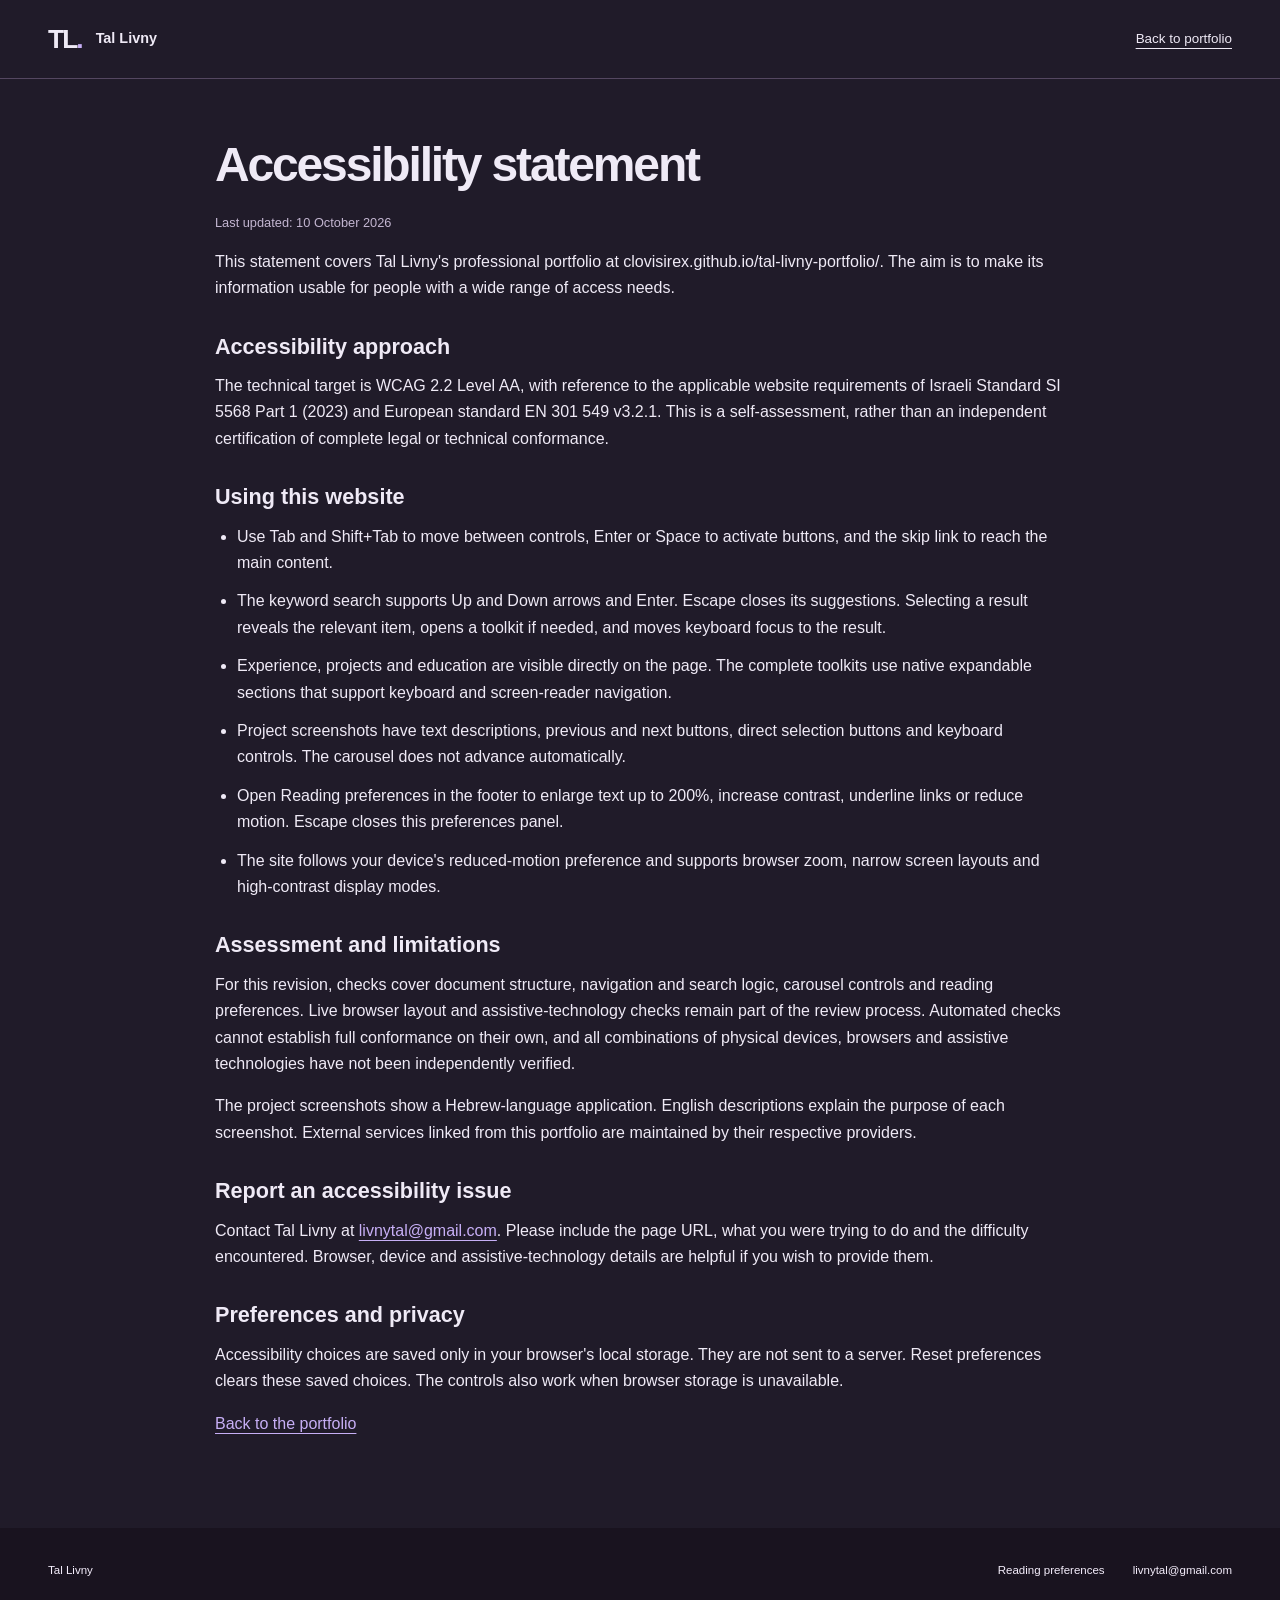
<file: accessibility.html>
<!doctype html>
<html lang="en" dir="ltr" data-color-theme="plum"><head><meta charset="utf-8"><meta name="viewport" content="width=device-width,initial-scale=1"><title>Accessibility | Tal Livny</title><link rel="icon" href="assets/favicon.svg" type="image/svg+xml"><link rel="stylesheet" href="styles.css?v=review-22"><script src="accessibility.js?v=review-22" defer=""></script></head><body class="statement-page"><svg class="svg-defs" xmlns="http://www.w3.org/2000/svg" aria-hidden="true"><defs><symbol id="i-code" viewBox="0 0 32 32"><g fill="none" stroke="currentColor" stroke-width="1.8" stroke-linecap="round" stroke-linejoin="round"><path d="M14 26H4a2 2 0 0 1-2-2V6a2 2 0 0 1 2-2h22a2 2 0 0 1 2 2v8M2 10h26m-22 4 4 4-4 4m7 0h3"></path><circle cx="6" cy="7" r=".4"></circle><circle cx="9" cy="7" r=".4"></circle><path d="M28.989 21.934L30.876 22.688L30.876 25.312L28.989 26.066L28.989 26.066L29.790 27.935L27.935 29.790L26.066 28.989L26.066 28.989L25.312 30.876L22.688 30.876L21.934 28.989L21.934 28.989L20.065 29.790L18.210 27.935L19.011 26.066L19.011 26.066L17.124 25.312L17.124 22.688L19.011 21.934L19.011 21.934L18.210 20.065L20.065 18.210L21.934 19.011L21.934 19.011L22.688 17.124L25.312 17.124L26.066 19.011L26.066 19.011L27.935 18.210L29.790 20.065L28.989 21.934Z"></path><circle cx="24" cy="24" r="2.5"></circle></g></symbol><symbol id="i-shield" viewBox="0 0 32 32"><g fill="none" stroke="currentColor" stroke-width="1.8" stroke-linecap="round" stroke-linejoin="round"><path d="m16 2 12 5v8c0 8-12 15-12 15S4 23 4 15V7Z"></path><rect x="11" y="14" width="10" height="9" rx="1.8"></rect><path d="M12.5 14v-3a3.5 3.5 0 0 1 7 0v3M16 18v2"></path></g></symbol><symbol id="i-cloud" viewBox="0 0 24 24"><path d="M7 18h11a4 4 0 0 0 .7-7.9A7 7 0 0 0 5.2 8.5 5 5 0 0 0 7 18Z"></path></symbol><symbol id="i-arrow" viewBox="0 0 24 24"><path d="M5 19 19 5M5 5h14v14"></path></symbol><symbol id="i-down" viewBox="0 0 24 24"><path d="M12 3v12m-5-5 5 5 5-5M4 17v4h16v-4"></path></symbol><symbol id="i-mail" viewBox="0 0 24 24"><rect x="2" y="4" width="20" height="16" rx="3"></rect><path d="m3 6 9 7 9-7"></path></symbol><symbol id="i-pin" viewBox="0 0 24 24"><path d="M20 10c0 6-8 12-8 12S4 16 4 10a8 8 0 1 1 16 0Z"></path><circle cx="12" cy="10" r="3"></circle></symbol><symbol id="i-github" viewBox="0 0 24 24"><path d="M9 21v-4c-3 .8-4-1-5-2m11 6v-4c0-1-.3-2-1-2.5 4-.5 6-2 6-5.5 0-1.5-.5-2.7-1.5-3.7.4-1 .4-2.3 0-3.3-1.4-.1-3 .8-4 1.4a11 11 0 0 0-5 0C8.5 2.8 7 1.9 5.5 2c-.4 1-.4 2.3 0 3.3C4.5 6.3 4 7.5 4 9c0 3.5 2 5 6 5.5-.7.5-1 1.5-1 2.5"></path></symbol><symbol id="i-linkedin" viewBox="0 0 24 24"><rect x="2" y="2" width="20" height="20" rx="3"></rect><path d="M7 10v7m5 0v-7m0 3c0-4 5-4 5 0v4"></path><circle cx="7" cy="7" r=".6"></circle></symbol><symbol id="i-brain" viewBox="0 0 24 24"><path d="M12 5c-2-4-7-2-7 1-4 1-4 6-1 8-2 3 0 6 3 6 1 3 5 2 5-1V5Zm0 0c2-4 7-2 7 1 4 1 4 6 1 8 2 3 0 6-3 6-1 3-5 2-5-1M6 9l3 2m-5 3 4 1m10-6-3 2m5 3-4 1"></path></symbol><symbol id="i-plus" viewBox="0 0 24 24"><path d="M12 5v14M5 12h14"></path></symbol><symbol id="i-work" viewBox="0 0 24 24"><rect x="3" y="7" width="18" height="14" rx="2"></rect><path d="M8 7V3h8v4M3 12h18M10 12v3h4v-3"></path></symbol><symbol id="i-school" viewBox="0 0 24 24"><path d="m2 9 10-6 10 6-10 6-10-6Zm4 3v6c4 3 8 3 12 0v-6M22 9v9"></path></symbol><symbol id="i-server" viewBox="0 0 32 32"><g fill="none" stroke="currentColor" stroke-width="1.8" stroke-linecap="round" stroke-linejoin="round"><path d="M9 25H8a6 6 0 0 1-3-11.2A8 8 0 0 1 20 7a5 5 0 0 1 8 3"></path><rect x="11" y="12" width="18" height="5" rx="1.3"></rect><rect x="11" y="19" width="18" height="5" rx="1.3"></rect><rect x="11" y="26" width="18" height="5" rx="1.3"></rect><path d="M14 14.5h6M14 21.5h6M14 28.5h6"></path><circle cx="25.5" cy="14.5" r=".6"></circle><circle cx="25.5" cy="21.5" r=".6"></circle><circle cx="25.5" cy="28.5" r=".6"></circle></g></symbol><symbol id="i-layers" viewBox="0 0 24 24"><g fill="none" stroke="currentColor" stroke-width="1.6" stroke-linecap="round" stroke-linejoin="round"><path d="m12 3 10 5-10 5L2 8l10-5ZM2 12l10 5 10-5M2 16l10 5 10-5"></path></g></symbol><symbol id="i-language" viewBox="0 0 24 24"><g fill="none" stroke="currentColor" stroke-width="1.6" stroke-linecap="round" stroke-linejoin="round"><path d="M3 4h11M8 2v2M5 5c1 5 3 7 8 9M12 5c-1 5-3 8-8 10M13 21l4-10 4 10M15 17h4"></path></g></symbol><symbol id="i-terminal" viewBox="0 0 24 24"><g fill="none" stroke="currentColor" stroke-width="1.6" stroke-linecap="round" stroke-linejoin="round"><rect x="2.5" y="4" width="19" height="16" rx="2"></rect><path d="m6 8 4 4-4 4M13 16h5"></path></g></symbol><symbol id="i-search" viewBox="0 0 24 24"><circle cx="10.5" cy="10.5" r="6.5"></circle><path d="m16 16 5 5"></path></symbol><symbol id="i-accessibility" viewBox="0 0 24 24"><circle cx="12" cy="4" r="2"></circle><path d="M4 8l8 2 8-2M12 10v5m0 0-4 7m4-7 4 7"></path></symbol><symbol id="i-fullstack" viewBox="0 0 32 32"><rect x="2" y="3" width="21" height="17" rx="2"></rect><path d="M2 8h21m-15 3-3 3 3 3m9-6 3 3-3 3m-4-7-2 8"></path><ellipse cx="24" cy="22" rx="6" ry="2.5"></ellipse><path d="M18 22v6c0 1.4 2.7 2.5 6 2.5s6-1.1 6-2.5v-6M18 25c0 1.4 2.7 2.5 6 2.5s6-1.1 6-2.5"></path></symbol><symbol id="i-projects" viewBox="0 0 24 24"><path d="M3 7a2 2 0 0 1 2-2h5l3 3h6a2 2 0 0 1 2 2v9a2 2 0 0 1-2 2H5a2 2 0 0 1-2-2Z"></path><path d="m9 12-3 3 3 3m6-6 3 3-3 3"></path></symbol><symbol id="i-explore" viewBox="0 0 24 24"><circle cx="12" cy="12" r="9"></circle><path d="m16 8-2.5 5.5L8 16l2.5-5.5Z"></path></symbol><symbol id="i-deliver" viewBox="0 0 24 24"><path d="M4 4v16h16M8 16v-3m4 3v-6m4 6V8m-8 2 5-5 3 2 5-5M17 2h4v4"></path></symbol></defs></svg><a class="skip-link" href="#main">Skip to content</a><header class="site-header"><div class="container nav-shell"><a class="brand" href="index.html" aria-label="Tal Livny, back to portfolio"><span class="brand-mark" aria-hidden="true">TL<span>.</span></span><span class="brand-name">Tal Livny</span></a><a class="text-link" href="index.html">Back to portfolio</a></div></header><main id="main" class="container statement-main" tabindex="-1"><h1>Accessibility statement</h1><p class="statement-updated">Last updated: 10 October 2026</p><p>This statement covers Tal Livny's professional portfolio at clovisirex.github.io/tal-livny-portfolio/. The aim is to make its information usable for people with a wide range of access needs.</p><h2>Accessibility approach</h2><p>The technical target is WCAG 2.2 Level AA, with reference to the applicable website requirements of Israeli Standard SI 5568 Part 1 (2023) and European standard EN 301 549 v3.2.1. This is a self-assessment, rather than an independent certification of complete legal or technical conformance.</p><h2>Using this website</h2><ul><li>Use Tab and Shift+Tab to move between controls, Enter or Space to activate buttons, and the skip link to reach the main content.</li><li>The keyword search supports Up and Down arrows and Enter. Escape closes its suggestions. Selecting a result reveals the relevant item, opens a toolkit if needed, and moves keyboard focus to the result.</li><li>Experience, projects and education are visible directly on the page. The complete toolkits use native expandable sections that support keyboard and screen-reader navigation.</li><li>Project screenshots have text descriptions, previous and next buttons, direct selection buttons and keyboard controls. The carousel does not advance automatically.</li><li>Open Reading preferences in the footer to enlarge text up to 200%, increase contrast, underline links or reduce motion. Escape closes this preferences panel.</li><li>The site follows your device's reduced-motion preference and supports browser zoom, narrow screen layouts and high-contrast display modes.</li></ul><h2>Assessment and limitations</h2><p>For this revision, checks cover document structure, navigation and search logic, carousel controls and reading preferences. Live browser layout and assistive-technology checks remain part of the review process. Automated checks cannot establish full conformance on their own, and all combinations of physical devices, browsers and assistive technologies have not been independently verified.</p><p>The project screenshots show a Hebrew-language application. English descriptions explain the purpose of each screenshot. External services linked from this portfolio are maintained by their respective providers.</p><h2>Report an accessibility issue</h2><p>Contact Tal Livny at <a href="mailto:livnytal@gmail.com">livnytal@gmail.com</a>. Please include the page URL, what you were trying to do and the difficulty encountered. Browser, device and assistive-technology details are helpful if you wish to provide them.</p><h2>Preferences and privacy</h2><p>Accessibility choices are saved only in your browser's local storage. They are not sent to a server. Reset preferences clears these saved choices. The controls also work when browser storage is unavailable.</p><p><a href="index.html">Back to the portfolio</a></p></main><footer class="site-footer"><div class="container footer-inner"><p>Tal Livny</p><div class="footer-links"><button type="button" class="accessibility-open" data-accessibility-open="" aria-haspopup="dialog" aria-controls="accessibility-dialog" aria-expanded="false">Reading preferences</button><a href="mailto:livnytal@gmail.com">livnytal@gmail.com</a></div></div></footer><dialog id="accessibility-dialog" class="accessibility-dialog" aria-labelledby="accessibility-title"><div class="accessibility-dialog-heading"><h2 id="accessibility-title">Accessibility preferences</h2><button type="button" class="close-panel" data-accessibility-close="" aria-label="Close accessibility preferences">×</button></div><p class="accessibility-intro">Adjust this website to suit your reading preferences.</p><div class="accessibility-setting"><label for="accessibility-text">Text size</label><select id="accessibility-text"><option value="100">Default - 100%</option><option value="125">Larger - 125%</option><option value="150">Large - 150%</option><option value="200">Extra large - 200%</option></select></div><label class="accessibility-setting"><span>Higher contrast</span><input type="checkbox" id="accessibility-contrast"></label><label class="accessibility-setting"><span>Underline links</span><input type="checkbox" id="accessibility-links"></label><label class="accessibility-setting"><span>Reduce motion / pause animations</span><input type="checkbox" id="accessibility-motion" aria-describedby="accessibility-motion-note"></label><p class="accessibility-note" id="accessibility-motion-note">Your device's reduced-motion preference is respected automatically.</p><div class="accessibility-dialog-actions"><button type="button" class="button button-secondary" id="accessibility-reset">Reset preferences</button><a href="accessibility.html?v=review-22" class="text-link">Accessibility statement</a></div></dialog>
</body></html>
</file>
<file: styles.css>
/* Tal Livny portfolio. Flat editorial layout, with content available by default. */
:root {
  --font-sans: "Inter", "SF Pro Display", -apple-system, BlinkMacSystemFont, "Segoe UI", Helvetica, Arial, sans-serif;
  --ink: #151a21; --strong: #17212d; --paper: #f5f7fa; --surface: #ffffff; --surface-alt: #eef2f5;
  --text: #1a2532; --muted: #536171; --accent: #0d7155; --hero-accent: #85edc8;
  --hero-text: #f2f7f5; --hero-muted: #c5d2ce; --hero-line: #475b54; --hero-soft: #202b2a;
  --line: #d5dee2; --line-strong: #94a9a1; --contact-bg: #e0f4ec; --contact-text: #39594d;
  --hover: #e3f5ec; --cta-hover: #aaf6da; --on-cta: #102c20;
  --header: 78px; --nav-min-height: 78px; color-scheme: light;
}
:root[data-color-theme="cloud"] {
  --ink: #edf3ff; --strong: #162b4e; --paper: #f8faff; --surface: #ffffff; --surface-alt: #eef3fc;
  --text: #182a46; --muted: #546680; --accent: #2349c4; --hero-accent: #2349c4;
  --hero-text: #182a46; --hero-muted: #465c7b; --hero-line: #bccce9; --hero-soft: #ffffff;
  --line: #d5deef; --line-strong: #94a8ce; --contact-bg: #e4edff; --contact-text: #3c5276;
  --hover: #e6edff; --cta-hover: #17399f; --on-cta: #ffffff; color-scheme: light;
}
:root[data-color-theme="plum"] {
  --ink: #19131f; --strong: #eae3f3; --paper: #201b29; --surface: #2a2435; --surface-alt: #252030;
  --text: #efeaf6; --muted: #c3b6d1; --accent: #c7aff6; --hero-accent: #ceb3fb;
  --hero-text: #f5eefc; --hero-muted: #cabcda; --hero-line: #665275; --hero-soft: #2a2234;
  --line: #544760; --line-strong: #8d769f; --contact-bg: #332840; --contact-text: #d3c6e1;
  --hover: #40324f; --cta-hover: #dfcbff; --on-cta: #241431; color-scheme: dark;
}
* { box-sizing: border-box; }
html { scroll-behavior: smooth; scroll-padding-top: calc(var(--header) + 24px); }
body { margin: 0; background: var(--paper); color: var(--text); font: 1rem/1.65 var(--font-sans); -webkit-font-smoothing: antialiased; }
[hidden] { display: none !important; }
h1, h2, h3, h4, p, ul, dl { margin: 0; }
h1, h2, h3, h4 { line-height: 1.18; }
h1, h2 { overflow-wrap: anywhere; }
a { color: inherit; text-decoration: none; }
button, input, select { font: inherit; }
button { color: inherit; cursor: pointer; }
button:disabled { cursor: default; }
a, button { -webkit-tap-highlight-color: transparent; }
a:focus-visible, button:focus-visible, input:focus-visible, select:focus-visible, summary:focus-visible, [tabindex]:focus-visible { outline: 3px solid var(--accent); outline-offset: 5px; }
.hero-background :focus-visible, .site-footer :focus-visible { outline-color: var(--hero-accent); }
::selection { background: var(--hero-accent); color: var(--strong); }
img { display: block; max-width: 100%; }
.container { width: min(1184px, calc(100% - 80px)); margin-inline: auto; }
.icon { width: 1.3rem; height: 1.3rem; fill: none; stroke: currentColor; stroke-width: 1.7; stroke-linecap: round; stroke-linejoin: round; flex-shrink: 0; }
.svg-defs { position: absolute; width: 0; height: 0; overflow: hidden; }
.sr-only, .search-announcement { position: absolute; width: 1px; height: 1px; padding: 0; margin: -1px; overflow: hidden; clip-path: inset(50%); white-space: nowrap; border: 0; }
.skip-link { position: fixed; top: -140px; left: 16px; z-index: 100; padding: 12px 22px; background: var(--paper); color: var(--ink); }
.skip-link:focus { top: 10px; }

/* Navigation. Contact is the primary action; reading preferences live in the footer. */
.site-header { position: sticky; top: 0; z-index: 30; background: var(--paper); border-bottom: 1px solid var(--line); }
.nav-shell { display: flex; align-items: center; justify-content: space-between; gap: 28px; min-height: var(--nav-min-height); padding-block: 12px; }
.brand { display: inline-flex; align-items: center; gap: 14px; flex-shrink: 0; }
.brand-mark { font-size: 1.65rem; font-weight: 800; letter-spacing: -.075em; line-height: 1; }
.brand-mark span { color: var(--accent); }
.brand-name { font-size: .9rem; font-weight: 600; }
#main-nav { display: flex; align-items: center; gap: 28px; font-size: .85rem; }
#main-nav a { min-height: 44px; display: inline-flex; align-items: center; gap: 12px; color: var(--muted); border-bottom: 2px solid transparent; }
#main-nav a:hover, #main-nav a[aria-current] { color: var(--accent); border-bottom-color: var(--accent); }
#main-nav .nav-contact { color: var(--ink); font-weight: 650; padding: 9px 16px; border: 1px solid var(--line-strong); }
#main-nav .nav-contact:hover { color: var(--accent); border-color: var(--accent); }
.nav-contact .icon { width: 1rem; height: 1rem; }
.menu-button { display: none; flex-shrink: 0; width: 44px; height: 44px; padding: 11px; background: transparent; border: 1px solid var(--line); }
.menu-button span { display: block; height: 2px; background: currentColor; margin: 6px 0; }
.menu-button[aria-expanded="true"] span:first-child { transform: translateY(4px) rotate(45deg); }
.menu-button[aria-expanded="true"] span:last-child { transform: translateY(-4px) rotate(-45deg); }

/* Opening: identity, relevant experience, a concrete accomplishment. */
.hero-background { background: var(--ink); color: var(--hero-text); }
.hero { display: grid; grid-template-columns: 1.13fr 1fr; gap: clamp(40px, 6vw, 88px); padding-block: 66px 52px; align-items: start; }
.hero > *, .contact-layout > *, .project-slide > * { min-width: 0; }
.eyebrow { font-size: .7rem; letter-spacing: .15em; font-weight: 650; color: var(--hero-accent); }
.hero h1 { font-size: clamp(3rem, 5.8vw, 5.3rem); font-weight: 650; letter-spacing: -.055em; margin-block: 17px 7px; }
.accent { color: var(--hero-accent); }
.hero-role { font-family: var(--font-sans); font-size: clamp(1.9rem, 3.3vw, 3rem); letter-spacing: -.035em; line-height: 1.2; margin-bottom: 22px; overflow-wrap: anywhere; }
.hero-description { max-width: 510px; color: var(--hero-muted); font-size: 1rem; line-height: 1.8; }
.hero-background-note { margin-top: 15px; color: var(--hero-text); font-size: .82rem; }
.hero-buttons { display: flex; flex-wrap: wrap; gap: 12px; margin-block: 28px 24px; }
.button { display: inline-flex; align-items: center; justify-content: center; gap: 16px; min-height: 48px; border: 1px solid transparent; padding: 12px 20px; font-size: .85rem; font-weight: 600; line-height: 1.5; text-align: center; }
.button .icon { width: 1.1rem; height: 1.1rem; }
.button-primary { background: var(--hero-accent); color: var(--ink); }
.button-primary:hover { background: var(--cta-hover); }
.button-secondary { background: transparent; color: inherit; border-color: currentColor; }
.button-secondary:hover { text-decoration: underline; text-underline-offset: 5px; }
.hero-location { display: flex; align-items: center; flex-wrap: wrap; gap: 7px; color: var(--hero-muted); font-size: .72rem; }
.hero-location .icon { width: 1rem; height: 1rem; }
.location-divider { margin-inline: 3px; color: var(--hero-muted); }
.featured-work { padding: 22px 0 0 30px; border-left: 1px solid var(--hero-line); }
.featured-work-top { display: flex; flex-wrap: wrap; justify-content: space-between; gap: 10px; padding-bottom: 23px; border-bottom: 1px solid var(--hero-line); }
.featured-work-top > span { color: var(--hero-muted); font-size: .72rem; }
.featured-employer { margin-block: 22px 8px; color: var(--hero-muted); font-size: .8rem; }
.featured-work h2 { font-size: clamp(1.45rem, 2.1vw, 1.9rem); font-weight: 550; line-height: 1.3; letter-spacing: -.025em; }
.featured-description { margin-top: 14px; color: var(--hero-muted); font-size: .84rem; line-height: 1.7; }
.featured-evidence { margin-block: 20px; font-size: .76rem; }
.featured-evidence > div { display: grid; grid-template-columns: 62px 1fr; gap: 14px; padding-block: 10px; border-bottom: 1px solid var(--hero-line); }
.featured-evidence dt { color: var(--hero-accent); }
.featured-evidence dd { margin: 0; color: var(--hero-text); overflow-wrap: anywhere; }
.text-link { display: inline-flex; align-items: center; gap: 16px; min-height: 44px; font-size: .84rem; text-decoration: underline; text-underline-offset: 5px; }
.text-link:hover { color: var(--hero-accent); }
.text-link .icon { width: 1rem; height: 1rem; }
.profile-facts { display: grid; grid-template-columns: 1fr 1fr 1.2fr; border-top: 1px solid var(--hero-line); padding-block: 22px 29px; gap: 30px; }
.profile-facts > div { display: flex; align-items: center; gap: 16px; min-width: 0; }
.profile-facts strong { font-size: 1.65rem; font-family: var(--font-sans); font-weight: 400; white-space: nowrap; }
.profile-facts span { color: var(--hero-muted); font-size: .75rem; line-height: 1.55; max-width: 160px; }

/* Continuous sections. Experience, project and education are never toggled away. */
.section-container { padding-block: 78px; }
.section-heading { max-width: 780px; margin-bottom: 39px; }
.section-index { color: var(--accent); font-size: .7rem; letter-spacing: .14em; font-weight: 650; margin-bottom: 12px; }
.section-heading h2 { font-family: var(--font-sans); font-weight: 400; letter-spacing: -.03em; font-size: clamp(1.9rem, 3.8vw, 3rem); }
.section-description { margin-top: 16px; color: var(--muted); max-width: 650px; font-size: .92rem; }
.timeline-group { font-size: .85rem; font-weight: 600; color: var(--accent); padding-block: 11px 16px; border-bottom: 2px solid var(--ink); }
.timeline-group-secondary { margin-top: 34px; }
.timeline-item { display: grid; grid-template-columns: 280px minmax(0, 1fr); gap: 0 45px; padding-block: 28px; border-bottom: 1px solid var(--line); }
.timeline-top { grid-column: 1; grid-row: 1 / span 3; }
.employer-heading { display: flex; align-items: center; gap: 13px; min-width: 0; }
.employer-heading h4 { font-size: 1rem; font-weight: 650; overflow-wrap: anywhere; }
.company-logo { display: grid; place-items: center; width: 48px; height: 48px; flex-shrink: 0; padding: 5px; background: var(--surface); border: 1px solid var(--line); }
.company-logo img { width: 100%; height: 100%; object-fit: contain; }
.timeline-top .date { display: block; margin-top: 13px; font-size: .78rem; color: var(--muted); }
.role { grid-column: 2; font-size: 1.02rem; font-weight: 600; margin-bottom: 10px; overflow-wrap: anywhere; }
.achievement-list { grid-column: 2; padding-left: 19px; font-size: .9rem; color: var(--muted); line-height: 1.75; }
.achievement-list li + li { margin-top: 6px; }
.achievement-list li::marker { color: var(--accent); }
.experience-meta { grid-column: 2; display: flex; flex-wrap: wrap; gap: 8px 21px; margin-top: 14px; color: var(--muted); font-size: .72rem; }

/* Real product imagery is the visual centerpiece. */
.project-background { background: var(--surface-alt); border-block: 1px solid var(--line); }
.project-identity { display: flex; align-items: center; gap: 14px; margin-bottom: 15px; }
.project-app-logo { width: 44px; height: 44px; flex-shrink: 0; }
.project-app-logo img { width: 100%; height: 100%; object-fit: contain; }
.project-identity strong, .project-identity small { display: block; }
.project-identity strong { font-size: 1rem; }
.project-identity small { color: var(--muted); font-size: .75rem; }
.project-overview { max-width: 770px; color: var(--muted); font-size: .93rem; margin-bottom: 28px; }
.carousel { min-width: 0; }
.project-slide { display: grid; grid-template-columns: 1.4fr 1fr; align-items: center; gap: 44px; }
.project-visual, .carousel-viewport { min-width: 0; }
.browser-frame { border: 1px solid var(--line-strong); background: var(--surface-alt); }
.browser-bar { display: flex; align-items: center; gap: 15px; padding: 11px 14px; background: var(--surface); font-size: .64rem; line-height: 1.5; color: var(--muted); border-bottom: 1px solid var(--line-strong); overflow-wrap: anywhere; }
.browser-dots { display: flex; gap: 4px; flex-shrink: 0; }
.browser-dots i { width: 5px; height: 5px; background: var(--muted); border-radius: 50%; }
.browser-frame img { width: 100%; height: auto; aspect-ratio: 16 / 10; object-fit: contain; background: #424242; }
.project-category { color: var(--accent); font-size: .67rem; letter-spacing: .1em; font-weight: 650; margin-bottom: 15px; }
.project-copy h3 { font-size: clamp(1.4rem, 2.8vw, 2.2rem); font-family: var(--font-sans); font-weight: 400; margin-bottom: 17px; overflow-wrap: anywhere; }
.project-copy > p:not(.project-category) { color: var(--muted); font-size: .9rem; }
.tags { display: flex; flex-wrap: wrap; gap: 16px; margin-block: 20px 17px; font-size: .75rem; color: var(--accent); }
.project-copy .image-caption { font-size: .7rem !important; margin-bottom: 21px; }
.project-copy .button-secondary { color: var(--ink); border-color: #7b8796; }
.carousel-controls { display: flex; align-items: center; justify-content: space-between; gap: 16px; flex-wrap: wrap; margin-top: 24px; padding-top: 16px; border-top: 1px solid var(--line); }
.carousel-dots { display: flex; gap: 0; }
.carousel-dots button { display: grid; place-items: center; width: 44px; height: 44px; padding: 0; border: 0; background: transparent; }
.carousel-dots button span { width: 18px; height: 3px; background: var(--muted); }
.carousel-dots button[aria-pressed="true"] span { height: 5px; background: var(--accent); }
.carousel-counter { font-size: .8rem; font-variant-numeric: tabular-nums; color: var(--muted); }
.carousel-arrows { display: flex; gap: 8px; }
.carousel-arrows button { background: transparent; border: 1px solid var(--line-strong); min-width: 44px; min-height: 44px; font-size: 1.3rem; }
.carousel-arrows button:hover { background: var(--hover); }

/* Expertise has a concise visible summary, with optional exhaustive lists. */
.capability-overview { display: grid; grid-template-columns: repeat(3, minmax(0, 1fr)); gap: 34px; margin-bottom: 42px; }
.capability-overview article { padding-top: 17px; border-top: 2px solid var(--ink); min-width: 0; }
.capability-icon { color: var(--accent); display: block; margin-bottom: 18px; }
.capability-overview h3 { font-size: 1.07rem; margin-bottom: 12px; }
.capability-overview p { font-size: .86rem; color: var(--muted); }
.capability-overview .capability-examples { font-size: .75rem; color: var(--accent); margin-top: 17px; }
.expertise-search { position: relative; max-width: 640px; margin-bottom: 27px; }
.expertise-search > label { display: block; font-size: .83rem; font-weight: 600; margin-bottom: 9px; }
.search-input-shell { display: flex; align-items: center; gap: 12px; border: 1px solid var(--line-strong); background: var(--surface); padding: 3px 13px; }
.search-input-shell > .icon { color: var(--muted); }
#expertise-query { border: 0; background: transparent; color: var(--text); width: 100%; min-width: 0; padding: 12px 0; font-size: 1rem; outline-offset: 1px; }
#expertise-query::placeholder { color: var(--muted); opacity: 1; }
.search-clear { display: grid; place-items: center; background: transparent; border: 0; width: 44px; height: 44px; flex-shrink: 0; }
.search-clear .icon { transform: rotate(45deg); }
.search-hint { margin-top: 9px; color: var(--muted); font-size: .75rem; }
.search-suggestions { position: absolute; left: 0; right: 0; z-index: 20; border: 1px solid var(--line-strong); background: var(--surface); box-shadow: 0 12px 20px #101d3122; overflow: hidden; }
#expertise-results { list-style: none; margin: 0; padding: 0; max-height: 346px; overflow-y: auto; }
.search-option { display: flex; align-items: center; gap: 13px; padding: 12px 14px; min-height: 62px; cursor: pointer; border-bottom: 1px solid var(--line); }
.search-option:hover, .search-option[aria-selected="true"] { background: var(--hover); }
.search-result-logo, .search-result-marker { width: 34px; height: 34px; flex-shrink: 0; display: grid; place-items: center; padding: 3px; color: var(--accent); }
.search-result-logo img, .search-result-logo svg { width: 100%; height: 100%; object-fit: contain; }
.search-result-copy { display: block; min-width: 0; flex: 1; overflow-wrap: anywhere; }
.search-result-copy strong, .search-result-copy small { display: block; }
.search-result-copy strong { font-size: .86rem; font-weight: 600; }
.search-result-copy small { color: var(--muted); font-size: .73rem; }
.search-result-arrow { color: var(--accent); }
.search-dropdown-note { display: flex; justify-content: space-between; gap: 15px; padding: 10px 14px; background: #f1f4f8; color: var(--muted); font-size: .65rem; }
.search-empty { padding: 17px; font-size: .85rem; color: var(--muted); }
.search-match { outline: 3px solid var(--accent); outline-offset: 5px; background: var(--hover); }
.toolbox-list { border-top: 1px solid var(--line-strong); }
.tool-details { border-bottom: 1px solid var(--line-strong); }
.tool-details > summary { list-style: none; display: flex; align-items: center; justify-content: space-between; gap: 24px; cursor: pointer; padding-block: 22px; min-height: 64px; }
.tool-details > summary::-webkit-details-marker { display: none; }
.tool-summary-title { display: block; font-size: 1.02rem; font-weight: 600; }
.tool-summary-note { display: block; font-size: .78rem; color: var(--muted); margin-top: 4px; }
.summary-plus { font-size: 1.8rem; font-weight: 400; color: var(--accent); flex-shrink: 0; }
.tool-details[open] .summary-plus { transform: rotate(45deg); }
.tool-details-content { padding-block: 7px 32px; }
.capability-list { display: flex; flex-wrap: wrap; gap: 7px 18px; color: var(--muted); font-size: .8rem; margin-bottom: 28px; }
.tech-group { margin-top: 28px; }
.tech-group h3 { font-size: .9rem; font-weight: 600; color: var(--accent); margin-bottom: 16px; }
.tech-grid { list-style: none; padding: 0; display: grid; grid-template-columns: repeat(4, minmax(0, 1fr)); gap: 8px 24px; }
.tech-item { display: flex; align-items: center; gap: 10px; min-width: 0; padding-block: 9px; font-size: .79rem; border-bottom: 1px solid var(--line); }
.tech-item > span:last-child { min-width: 0; overflow-wrap: anywhere; }
.tech-logo-well { display: grid; place-items: center; width: 36px; height: 36px; flex-shrink: 0; padding: 5px; background: var(--surface); border: 1px solid var(--line); }
.brand-logo, .tech-logo { display: block; width: 100%; height: 100%; object-fit: contain; }
.generic-logo { color: var(--accent); }
.military-toolkit { margin-top: 30px; border-top: 1px solid var(--line); padding-top: 24px; }
.toolkit-context { font-size: .8rem; color: var(--muted); }
.profile-tag { display: inline-block; color: var(--text); font-weight: 600; margin-bottom: 7px; }
.experience-summary { font-size: .78rem; color: var(--muted); display: flex; flex-wrap: wrap; gap: 10px; margin-block: 12px; }

/* Education and contact are intentional sections, followed by a quiet footer. */
.education-background { background: var(--surface-alt); border-top: 1px solid var(--line); }
.education-list { display: grid; grid-template-columns: repeat(2, minmax(0, 1fr)); gap: 30px 52px; }
.education-card { min-width: 0; border-top: 1px solid var(--line-strong); padding-block: 17px 22px; }
.education-top { display: flex; align-items: center; justify-content: space-between; gap: 18px; min-height: 55px; margin-bottom: 12px; }
.date { font-size: .76rem; color: var(--muted); }
.program-logos { display: flex; align-items: center; flex-wrap: wrap; gap: 12px; }
.program-logo { width: 44px; height: 44px; display: grid; place-items: center; }
.program-logo img { width: 100%; height: 100%; object-fit: contain; }
.education-card h3 { font-size: 1.1rem; line-height: 1.45; margin-bottom: 13px; overflow-wrap: anywhere; }
.education-institution { display: flex; align-items: center; gap: 10px; color: var(--muted); font-size: .85rem; margin-bottom: 12px; }
.institution-logo { display: grid; place-items: center; width: 32px; height: 32px; flex-shrink: 0; }
.institution-logo img { width: 100%; height: 100%; object-fit: contain; }
.education-note { color: var(--muted); font-size: .85rem; }
.language-group { margin-top: 33px; padding-top: 24px; border-top: 1px solid var(--line-strong); }
.language-group h3 { font-size: .85rem; font-weight: 600; color: var(--accent); margin-bottom: 18px; }
.language-grid { list-style: none; display: flex; flex-wrap: wrap; gap: 30px 70px; padding: 0; }
.language-grid li { display: flex; align-items: center; gap: 10px; }
.language-logo { width: 32px; height: 32px; flex-shrink: 0; }
.language-logo img { width: 100%; height: 100%; object-fit: contain; }
.language-grid strong, .language-grid small { display: block; }
.language-grid strong { font-size: .85rem; font-weight: 600; }
.language-grid small { color: var(--muted); font-size: .74rem; }
.contact-section { background: var(--contact-bg); padding-block: 65px; }
.contact-layout { display: grid; grid-template-columns: 1fr 1.1fr; gap: 45px; align-items: center; }
.contact-layout h2 { font-family: var(--font-sans); font-size: clamp(2.2rem, 4vw, 3.4rem); font-weight: 400; letter-spacing: -.03em; margin-bottom: 14px; }
.contact-layout p:not(.section-index) { color: var(--contact-text); font-size: .9rem; }
.contact-email { display: flex; align-items: center; justify-content: space-between; gap: 20px; font-size: clamp(1.1rem, 2.4vw, 1.85rem); font-weight: 600; line-height: 1.4; padding-block: 17px; border-bottom: 1px solid var(--line-strong); }
.contact-email span { min-width: 0; overflow-wrap: anywhere; }
.contact-email:hover { color: var(--accent); }
.social-links { display: flex; gap: 30px; flex-wrap: wrap; margin-top: 18px; font-size: .82rem; }
.social-links a { display: inline-flex; align-items: center; gap: 9px; min-height: 44px; }
.social-links a:hover { color: var(--accent); text-decoration: underline; text-underline-offset: 4px; }
.social-links .icon { width: 1rem; height: 1rem; }
.site-footer { background: var(--ink); color: var(--hero-muted); }
.footer-inner { display: flex; justify-content: space-between; align-items: center; gap: 20px; flex-wrap: wrap; padding-block: 20px; font-size: .72rem; }
.footer-links { display: flex; align-items: center; flex-wrap: wrap; gap: 5px 28px; }
.footer-links a { display: inline-flex; align-items: center; min-height: 44px; }
.footer-links a:hover { color: var(--surface); text-decoration: underline; text-underline-offset: 4px; }
.accessibility-open { display: inline-flex; align-items: center; gap: 8px; border: 0; background: transparent; padding: 10px 0; min-height: 44px; font-size: inherit; }
.accessibility-open .icon { width: 1rem; height: 1rem; }
.accessibility-open:hover { text-decoration: underline; text-underline-offset: 4px; }
.accessibility-dialog { width: min(540px, calc(100% - 32px)); max-height: calc(100dvh - 32px); padding: 30px; color: var(--text); background: var(--paper); border: 1px solid var(--line-strong); overflow-y: auto; }
.accessibility-dialog::backdrop { background: #101d31b3; }
.accessibility-dialog-heading { display: flex; align-items: start; justify-content: space-between; gap: 16px; margin-bottom: 18px; }
.accessibility-dialog-heading h2 { font-size: 1.35rem; }
.close-panel { border: 1px solid var(--line-strong); background: transparent; min-width: 44px; min-height: 44px; font-size: 1.5rem; }
.accessibility-intro, .accessibility-note { color: var(--muted); font-size: .85rem; margin-bottom: 16px; }
.accessibility-setting { display: flex; align-items: center; justify-content: space-between; gap: 18px; padding-block: 15px; border-bottom: 1px solid var(--line); font-size: .9rem; }
.accessibility-setting > label, .accessibility-setting > span { min-width: 0; }
.accessibility-setting select { max-width: 60%; border: 1px solid var(--line-strong); background: var(--surface); color: var(--text); padding: 9px; min-width: 0; }
.accessibility-setting input { width: 22px; height: 22px; flex-shrink: 0; accent-color: var(--accent); }
.accessibility-note { margin-top: 14px; }
.accessibility-dialog-actions { display: flex; align-items: center; flex-wrap: wrap; gap: 16px; margin-top: 22px; }
.accessibility-dialog-actions .text-link { color: var(--accent); }
.statement-main { max-width: 850px; padding-block: 58px 75px; }
.statement-main h1 { font-family: var(--font-sans); font-size: clamp(2rem, 4vw, 3rem); font-weight: 400; margin-bottom: 18px; }
.statement-main h2 { font-size: 1.35rem; margin-block: 32px 14px; }
.statement-main p { margin-bottom: 16px; }
.statement-main .statement-updated { color: var(--muted); font-size: .8rem; }
.statement-main ul { padding-left: 22px; }
.statement-main li + li { margin-top: 12px; }
.statement-main a:not(.button) { color: var(--accent); text-decoration: underline; text-underline-offset: 4px; overflow-wrap: anywhere; }
.statement-main .button { margin-top: 24px; }

/* Reading preferences supplement semantic markup, contrast and browser zoom. */
.underline-links a { text-decoration: underline !important; text-underline-offset: 4px; }
.reduce-motion, .reduce-motion * { scroll-behavior: auto !important; animation: none !important; transition: none !important; }
.higher-contrast { --paper: #fff; --text: #000; --muted: #212121; --ink: #000; --accent: #003b9f; --line: #666; }
.higher-contrast .hero-background, .higher-contrast .site-footer { background: #000; color: #fff; }
.higher-contrast .hero-background p, .higher-contrast .hero-background span, .higher-contrast .hero-background dd, .higher-contrast .hero-background dt { color: #fff; }
.higher-contrast .button-primary { background: #fff; color: #000; }
.higher-contrast .hero-background .button-primary { color: #000; }
.higher-contrast .project-background, .higher-contrast .education-background, .higher-contrast .contact-section { background: #fff; }
.higher-contrast .capability-examples, .higher-contrast .project-copy p, .higher-contrast .contact-layout p, .higher-contrast .search-result-copy small { color: #000; }

@media (max-width: 1060px) {
  .container { width: calc(100% - 64px); }
  #main-nav { gap: 18px; }
  .hero { gap: 38px; }
  .featured-work { padding-left: 24px; }
  .profile-facts > div { gap: 12px; flex-wrap: wrap; }
  .profile-facts strong { font-size: 1.5rem; }
  .timeline-item { grid-template-columns: 245px minmax(0, 1fr); gap: 0 32px; }
  .tech-grid { grid-template-columns: repeat(3, minmax(0, 1fr)); }
  .project-slide { gap: 30px; }
}
@media (max-width: 850px) {
  :root { --header: 68px; --nav-min-height: 68px; }
  .nav-shell { gap: 18px; position: relative; }
  .menu-button { display: block; }
  #main-nav { display: none; position: absolute; top: 100%; left: 0; right: 0; background: var(--paper); padding: 16px 20px; border: 1px solid var(--line); }
  #main-nav.is-open { display: grid; grid-template-columns: 1fr; gap: 7px; max-height: calc(100dvh - var(--header) - 12px); overflow-y: auto; }
  #main-nav a { padding-inline: 8px; }
  #main-nav .nav-contact { justify-content: space-between; margin-top: 7px; }
  .hero { padding-block: 50px 38px; gap: 28px; }
  .hero h1 { font-size: 3.4rem; }
  .hero-role { font-size: 2rem; }
  .featured-work { padding-left: 20px; }
  .featured-work h2 { font-size: 1.45rem; }
  .profile-facts { gap: 20px; }
  .profile-facts > div { display: block; }
  .profile-facts span { display: block; max-width: none; margin-top: 4px; }
  .section-container { padding-block: 60px; }
  .timeline-item { grid-template-columns: 200px minmax(0, 1fr); gap: 0 26px; }
  .project-slide { grid-template-columns: 1fr; gap: 26px; }
  .project-copy { max-width: 670px; }
  .capability-overview { gap: 23px; }
  .education-list { gap: 25px 30px; }
  .contact-layout { grid-template-columns: 1fr; gap: 30px; }
  .contact-links { max-width: 630px; width: 100%; }
  .contact-email { font-size: 1.75rem; }
}
@media (max-width: 640px) {
  .container { width: calc(100% - 40px); }
  .hero { grid-template-columns: 1fr; padding-block: 38px 32px; gap: 37px; }
  .hero h1 { font-size: clamp(2.9rem, 10vw, 3.8rem); }
  .hero-role { font-size: clamp(1.8rem, 6.3vw, 2.3rem); }
  .hero-description { font-size: .95rem; }
  .hero-buttons { margin-block: 24px 20px; }
  .hero-location { font-size: .76rem; }
  .location-divider { display: none; }
  .additional-role { width: 100%; padding-left: 23px; }
  .featured-work { border-left: 0; border-top: 1px solid #516074; padding: 23px 0 0; }
  .featured-work-top { border-bottom: 0; padding-bottom: 0; }
  .featured-employer { margin-top: 18px; }
  .featured-work h2 { font-size: 1.65rem; }
  .featured-work h2 br { display: none; }
  .featured-description { font-size: .9rem; }
  .featured-evidence { font-size: .82rem; }
  .profile-facts { grid-template-columns: 1fr; gap: 0; padding-block: 12px 22px; }
  .profile-facts > div { display: flex; align-items: center; gap: 22px; padding-block: 11px; }
  .profile-facts strong { font-size: 1.6rem; min-width: 100px; }
  .profile-facts span { font-size: .79rem; margin: 0; }
  .section-container { padding-block: 47px; }
  .section-heading { margin-bottom: 28px; }
  .section-heading h2 { font-size: 2.1rem; }
  .timeline-item { display: block; padding-block: 24px; }
  .timeline-top { margin-bottom: 18px; }
  .timeline-top .date { margin-top: 9px; }
  .achievement-list { font-size: .9rem; }
  .experience-meta { font-size: .77rem; }
  .capability-overview { grid-template-columns: 1fr; gap: 24px; margin-bottom: 30px; }
  .capability-overview article { padding-top: 18px; }
  .capability-icon { float: right; margin-left: 14px; margin-bottom: 8px; }
  .capability-overview p { font-size: .9rem; }
  .capability-overview .capability-examples { font-size: .8rem; margin-top: 12px; }
  .tech-grid { grid-template-columns: repeat(2, minmax(0, 1fr)); gap: 7px 16px; }
  .tech-item { font-size: .78rem; }
  .tool-summary-title { font-size: .97rem; }
  .tool-summary-note { font-size: .8rem; }
  .education-list { grid-template-columns: 1fr; gap: 22px; }
  .education-card { padding-bottom: 8px; }
  .education-card h3 { font-size: 1.1rem; }
  .language-grid { gap: 20px 28px; }
  .carousel-controls { gap: 12px; }
  .carousel-counter { margin-left: auto; }
  .carousel-arrows { width: 100%; justify-content: flex-end; }
  .contact-section { padding-block: 42px; }
  .contact-email { font-size: 1.38rem; }
  .footer-inner { display: block; padding-block: 20px; }
  .footer-links { margin-top: 10px; gap: 4px 25px; }
  .accessibility-dialog { padding: 22px 18px; }
  .accessibility-setting { align-items: start; }
}
@media (max-width: 400px) {
  .container { width: calc(100% - 32px); }
  .brand-name { font-size: .82rem; }
  .hero-buttons { gap: 10px; }
  .button { padding-inline: 15px; font-size: .8rem; }
  .hero h1 { font-size: 2.8rem; }
  .hero-role { font-size: 1.7rem; }
  .section-heading h2 { font-size: 1.9rem; }
  .tech-grid { grid-template-columns: 1fr; }
  .profile-facts > div { gap: 15px; }
  .profile-facts strong { min-width: 91px; font-size: 1.4rem; }
  .carousel-dots button { width: 38px; }
  .contact-email { font-size: 1.23rem; }
  .accessibility-setting select { max-width: 57%; }
}
.text-enlarged .nav-shell { flex-wrap: wrap; }
.text-enlarged #main-nav { flex-wrap: wrap; }
.text-enlarged .hero, .text-enlarged .contact-layout { grid-template-columns: 1fr; }
.text-enlarged .featured-work { border-left: 0; padding-left: 0; border-top: 1px solid #516074; }
.text-enlarged .profile-facts { grid-template-columns: 1fr; }
.text-enlarged .profile-facts > div { flex-wrap: wrap; }
.text-enlarged .timeline-item { display: block; }
.text-enlarged .timeline-top { margin-bottom: 18px; }
.text-enlarged .project-slide, .text-enlarged .education-list, .text-enlarged .capability-overview { grid-template-columns: 1fr; }
.text-enlarged .tech-grid { grid-template-columns: repeat(2, minmax(0, 1fr)); }
.text-enlarged .featured-evidence > div { grid-template-columns: 1fr; gap: 5px; }
.text-enlarged .accessibility-setting { flex-wrap: wrap; }
.text-enlarged .accessibility-setting select { max-width: 100%; }
@media (max-width: 640px) {
  .text-enlarged .tech-grid { grid-template-columns: 1fr; }
  .text-enlarged .profile-facts > div { display: block; }
  .text-enlarged .profile-facts span { display: block; margin-top: 7px; }
  .text-enlarged .footer-links { display: block; }
}
@media (prefers-reduced-motion: reduce) { html, *, *::before, *::after { scroll-behavior: auto !important; animation: none !important; transition: none !important; } }
@media (forced-colors: active) {
  .button, .menu-button, .carousel-arrows button, .search-input-shell, .tool-details { border-color: ButtonText; }
  .hero-background, .site-footer, .project-background, .education-background, .contact-section { background: Canvas; color: CanvasText; }
  .hero-background p, .hero-background span, .hero-background dd, .hero-background dt { color: CanvasText; }
  .carousel-dots button span { background: ButtonText; }
}
@media print {
  .site-header, .hero-buttons, .carousel-controls, .toolbox-list, .expertise-search, .site-footer, dialog { display: none !important; }
  .hero-background, .project-background, .education-background, .contact-section { background: #fff; color: #000; }
  .hero-background p, .hero-background span, .hero-background dt, .hero-background dd { color: #000; }
  .hero { display: block; }
  .featured-work { margin-top: 20px; border-left: 0; padding: 0; }
  .container { width: 100%; }
  .section-container { padding-block: 26px; }
  .timeline-item, .education-card { break-inside: avoid; }
}

/* Rounded surfaces and restrained interaction. */
.skip-link, #main-nav .nav-contact { color: var(--text); }
.text-link:hover { color: var(--accent); }
.hero-background .text-link:hover { color: var(--hero-accent); }
.timeline-group { border-bottom-color: var(--strong); }
.hero-background, .site-footer { color: var(--hero-text); }
.hero-role, .section-heading h2, .project-copy h3, .contact-layout h2, .statement-main h1 { font-family: var(--font-sans); font-weight: 650; letter-spacing: -.045em; }
.profile-facts strong { font-family: var(--font-sans); font-weight: 650; }
.hero-background-note { color: var(--hero-muted); max-width: 490px; line-height: 1.65; }
.button-primary { color: var(--on-cta); }
.button, #main-nav .nav-contact { border-radius: 13px; }
.menu-button, .close-panel, .carousel-arrows button { border-radius: 12px; }
.featured-work { border: 1px solid var(--hero-line); background: var(--hero-soft); border-radius: 24px; padding: 26px; }
.featured-work-top { border-color: var(--hero-line); }
.company-logo, .tech-logo-well { border-radius: 12px; background: #fff; }
.project-app-logo, .institution-logo { border-radius: 12px; }
.browser-frame { border-radius: 20px; overflow: hidden; }
.browser-bar { background: var(--surface); color: var(--muted); }
.timeline-item { border: 1px solid var(--line); border-radius: 19px; background: var(--surface); padding: 25px; margin-top: 14px; }
.capability-overview article { border: 1px solid var(--line); border-radius: 21px; background: var(--surface); padding: 24px; }
.toolbox-list { border: 0; display: grid; gap: 14px; }
.tool-details { border: 1px solid var(--line); border-radius: 18px; background: var(--surface); padding-inline: 22px; }
.tool-details > summary { border-radius: 18px; }
.search-input-shell { border-radius: 14px; background: var(--surface); }
.search-suggestions { border-radius: 15px; background: var(--surface); }
.search-dropdown-note { background: var(--surface-alt); }
.education-card { border: 1px solid var(--line); border-radius: 20px; background: var(--surface); padding: 22px; }
.accessibility-dialog { border-radius: 22px; background: var(--surface); }
.accessibility-setting select { border-radius: 10px; background: var(--surface); }
.contact-email { border-radius: 10px; }
.contact-layout p:not(.section-index) { color: var(--contact-text); }
.project-copy .button-secondary { color: var(--text); border-color: var(--line-strong); }
.site-footer { background: var(--ink); }
.footer-links a:hover { color: var(--hero-text); }
.hero-background :focus-visible, .site-footer :focus-visible { outline-color: var(--hero-accent); }
::selection { background: var(--hero-accent); color: var(--on-cta); }
@media (max-width: 640px) {
  .featured-work { padding: 22px; }
  .timeline-item { padding: 20px; }
  .capability-overview article { padding: 21px; }
  .tool-details { padding-inline: 17px; }
}
@media (hover: hover) and (pointer: fine) {
  .icon, .company-logo, .tech-logo-well, .project-app-logo, .capability-icon { transition: transform 180ms ease; }
  .button, .nav-contact, .carousel-arrows button { transition: transform 180ms ease, box-shadow 180ms ease, background-color 180ms ease; }
  .button:hover, #main-nav .nav-contact:hover { transform: translateY(-2px); box-shadow: 0 6px 18px #00000016; }
  .button:hover .icon, .nav-contact:hover .icon, .contact-email:hover .icon, .text-link:hover .icon { transform: translate(3px,-3px); }
  .social-links a:hover .icon, .accessibility-open:hover .icon { transform: translateY(-2px) rotate(-7deg); }
  .employer-heading:hover .company-logo, .tech-item:hover .tech-logo-well, .project-identity:hover .project-app-logo { transform: translateY(-2px) scale(1.07); }
  .capability-overview article:hover .capability-icon { transform: translateY(-3px) rotate(-6deg); }
  .carousel-arrows button:hover { transform: translateY(-2px); }
}
.reduce-motion *, .reduce-motion *::before, .reduce-motion *::after { animation: none !important; transition: none !important; }
.reduce-motion .icon, .reduce-motion .company-logo, .reduce-motion .tech-logo-well, .reduce-motion .project-app-logo, .reduce-motion .capability-icon, .reduce-motion .button, .reduce-motion .nav-contact, .reduce-motion .carousel-arrows button { transform: none !important; }
:root.higher-contrast {
  --ink:#000; --strong:#000; --paper:#fff; --surface:#fff; --surface-alt:#fff; --text:#000; --muted:#222;
  --accent:#003b9f; --hero-accent:#fff; --hero-text:#fff; --hero-muted:#fff; --hero-line:#ccc; --hero-soft:#000;
  --line:#666; --line-strong:#333; --contact-bg:#fff; --contact-text:#000; --hover:#e6e6e6; --on-cta:#000;
  color-scheme: light;
}
.higher-contrast .hero-background .featured-work { background:#000; }
.higher-contrast .company-logo, .higher-contrast .tech-logo-well { background:#fff; }
@media (prefers-reduced-motion: reduce) {
  *, *::before, *::after { animation: none !important; transition: none !important; }
  .icon, .company-logo, .tech-logo-well, .project-app-logo, .capability-icon, .button, .nav-contact, .carousel-arrows button { transform: none !important; }
}
@media print { .timeline-item, .education-card, .capability-overview article, .featured-work { background:#fff; color:#000; box-shadow:none; } }

/* Logo links retain native navigation and keyboard focus. */
.logo-link { cursor: pointer; }
.logo-link:focus-visible { outline: 3px solid var(--accent); outline-offset: 4px; }
.tech-logo-well.logo-link, .institution-logo.logo-link { width: 44px; height: 44px; }
.company-logo { grid-template-columns: minmax(0, 1fr); grid-template-rows: minmax(0, 1fr); }
.company-logo img { display: block; min-width: 0; min-height: 0; max-width: 100%; max-height: 100%; }
.company-logo.military-logo { padding: 5px 9px; }
.company-logo.military-logo img { width: 100%; height: 100%; object-fit: contain; }
@media (hover: hover) and (pointer: fine) {
  .program-logo.logo-link, .institution-logo.logo-link { transition: transform 180ms ease; }
  .program-logo.logo-link:hover, .institution-logo.logo-link:hover { transform: translateY(-2px) scale(1.07); }
}
.reduce-motion .program-logo.logo-link, .reduce-motion .institution-logo.logo-link { transform: none !important; transition: none !important; }
@media (prefers-reduced-motion: reduce) {
  .program-logo.logo-link, .institution-logo.logo-link { transform: none !important; transition: none !important; }
}

/* Supporting icons use the same stroke and accent as the category icons. */
#main-nav a:not(.nav-contact) { gap: 8px; }
#main-nav .nav-icon { width: 1.05rem; height: 1.05rem; color: var(--accent); }
.additional-role { display: inline-flex; align-items: center; gap: 7px; min-width: 0; max-width: 100%; }
.additional-role > span { min-width: 0; overflow-wrap: anywhere; }
.additional-role .icon { width: 1.2rem; height: 1.2rem; color: var(--hero-accent); }
.featured-evidence > div { grid-template-columns: 90px minmax(0,1fr); }
.featured-evidence dt { display: flex; align-items: center; gap: 7px; }
.featured-evidence dt .icon { width: 1rem; height: 1rem; }
.text-enlarged .featured-evidence > div { grid-template-columns: 1fr; }
@media (max-width: 960px) {
  .nav-shell { position: relative; }
  .menu-button { display: block; }
  #main-nav { display: none; position: absolute; top: 100%; left: 0; right: 0; background: var(--paper); padding: 16px 20px; border: 1px solid var(--line); }
  #main-nav.is-open { display: grid; grid-template-columns: 1fr; gap: 7px; max-height: calc(100dvh - var(--header) - 12px); overflow-y: auto; }
  #main-nav a { padding-inline: 8px; }
  #main-nav .nav-contact { justify-content: space-between; margin-top: 7px; }
}
@media (max-width: 640px) { .additional-role { padding-left: 0; } }
@media (hover: hover) and (pointer: fine) {
  #main-nav a:hover .nav-icon, #main-nav a:focus-visible .nav-icon { transform: translateY(-2px); }
}
.reduce-motion #main-nav .nav-icon { transform: none !important; }
@media (prefers-reduced-motion: reduce) { #main-nav .nav-icon { transform: none !important; } }

.tool-components { display: block; margin-top: 3px; color: var(--muted); font-size: .68rem; line-height: 1.5; }
</file>
